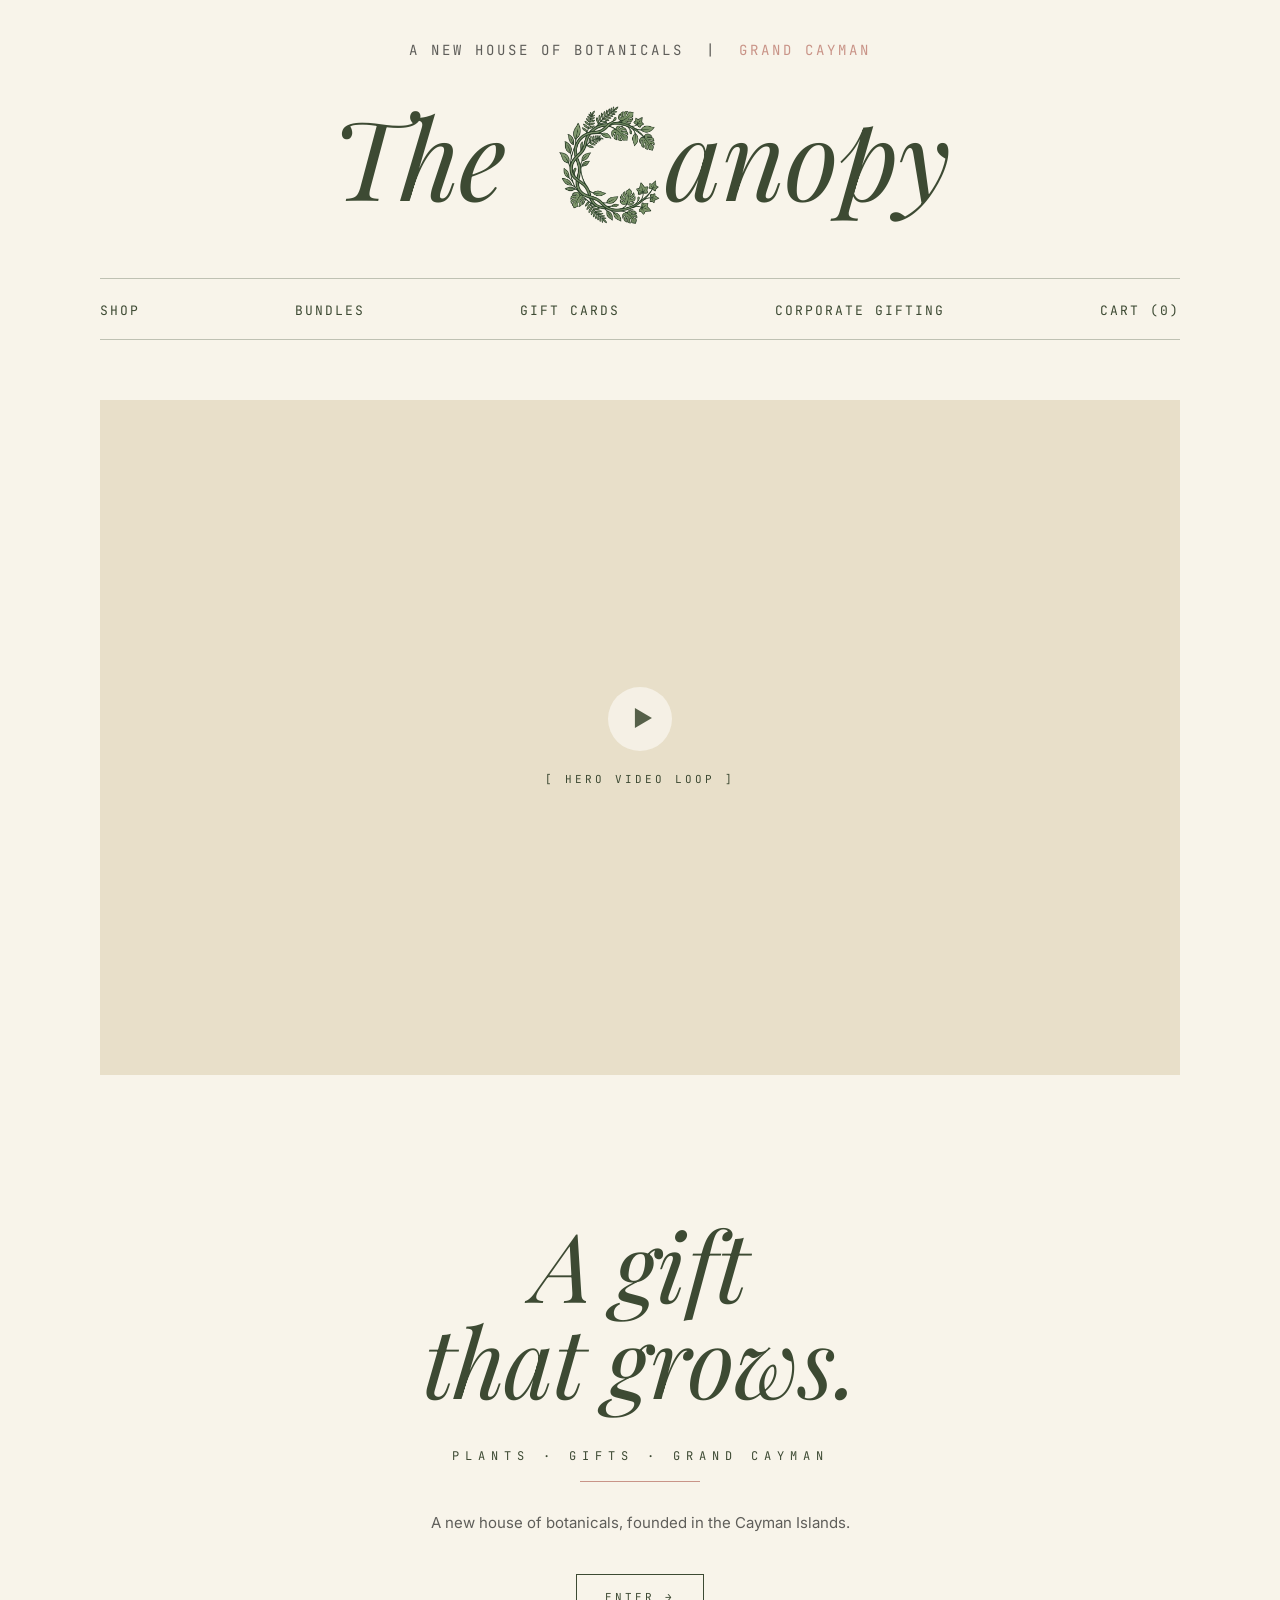
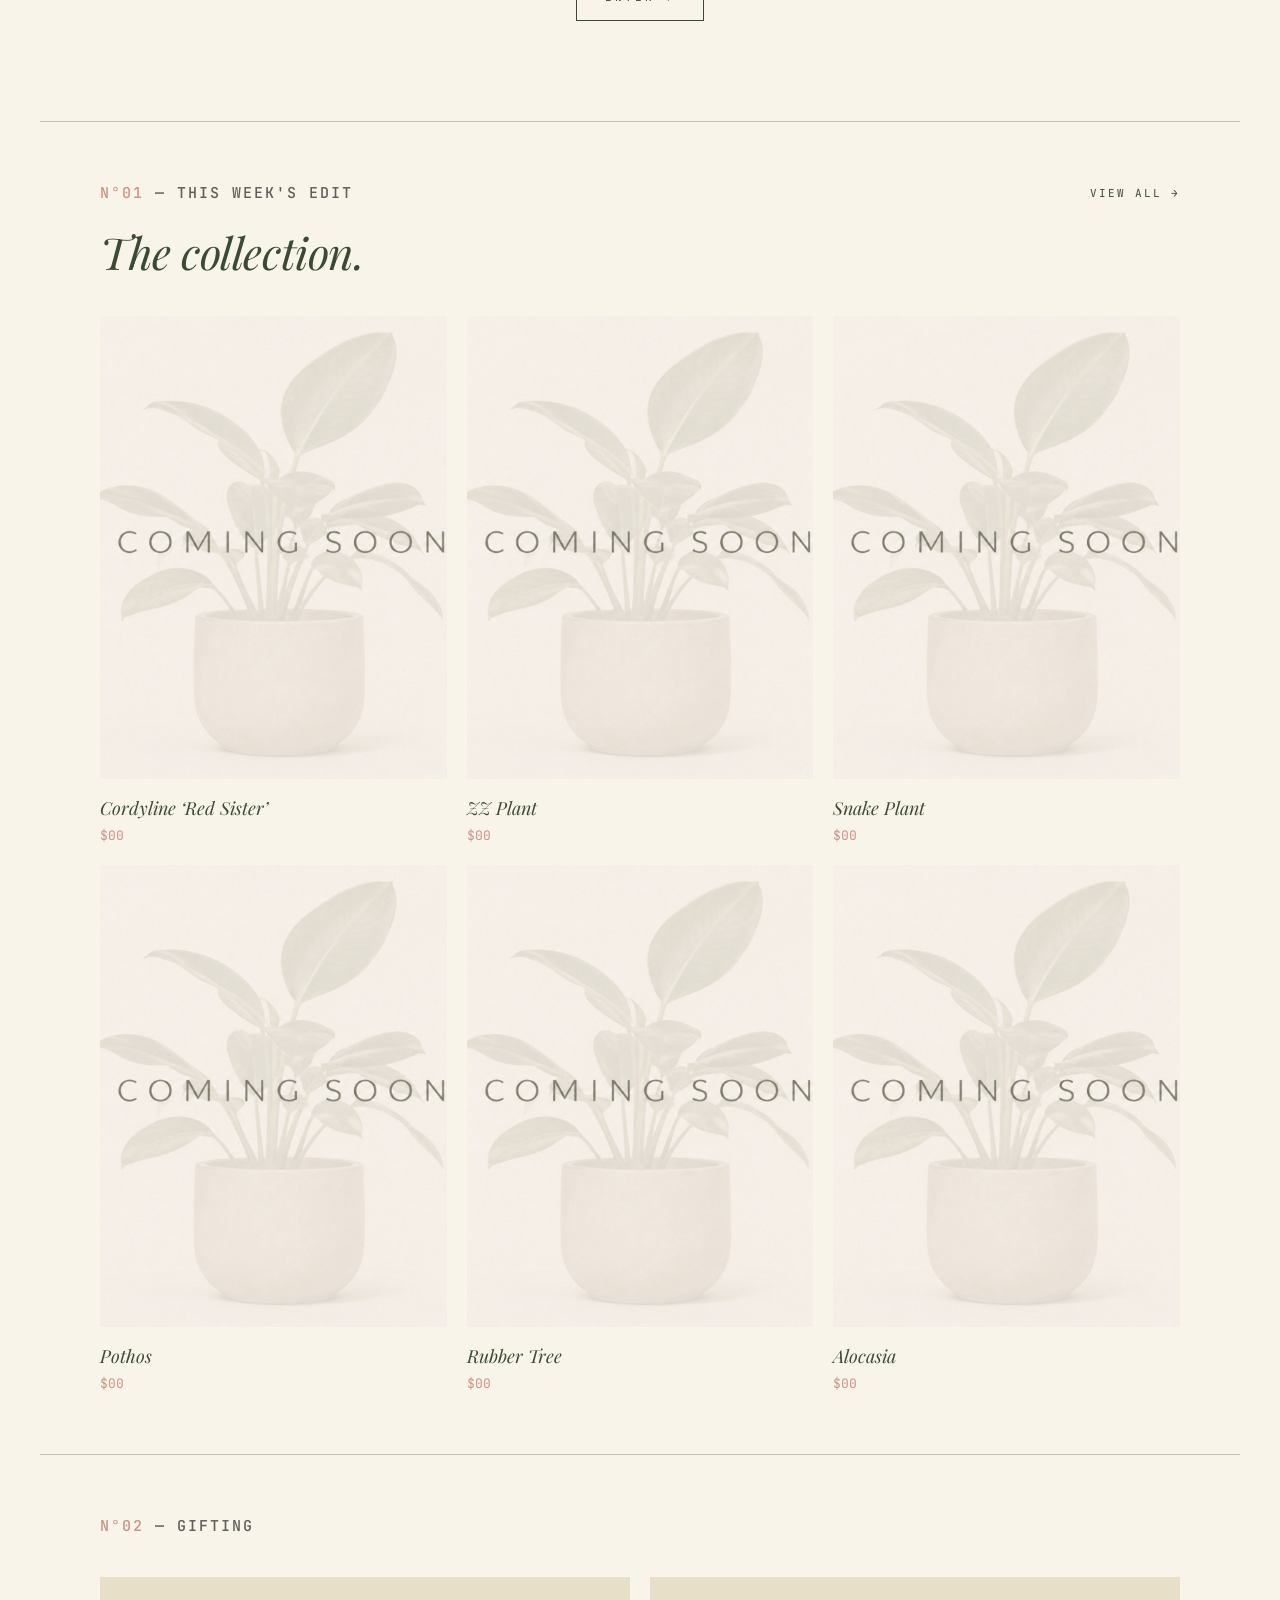
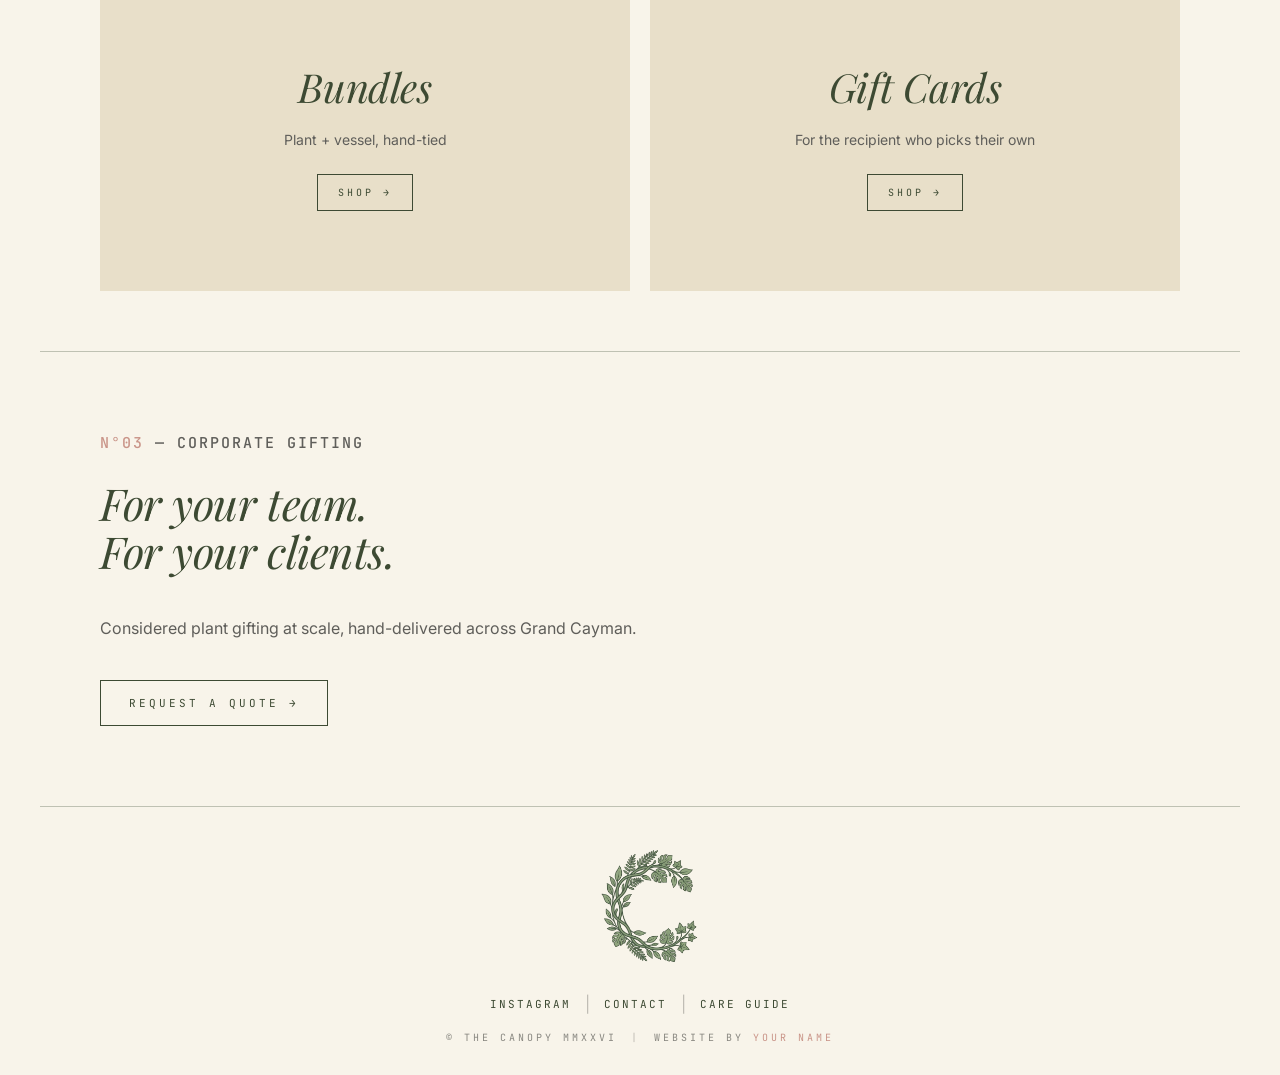
<file: index.html>
<!DOCTYPE html>
<html lang="en">
<head>
  <meta charset="UTF-8">
  <meta name="viewport" content="width=device-width, initial-scale=1.0">
  <title>The Canopy — A New House of Botanicals · Grand Cayman</title>
  <meta name="description" content="Considered plants and objects, delivered in Grand Cayman.">

  <link rel="icon" type="image/png" href="clogo.png">

  <link rel="preconnect" href="https://fonts.googleapis.com">
  <link rel="preconnect" href="https://fonts.gstatic.com" crossorigin>
  <link href="https://fonts.googleapis.com/css2?family=Playfair+Display:ital,wght@0,400;0,500;1,400;1,500&family=Inter:wght@300;400;500&family=JetBrains+Mono:wght@400;500&display=swap" rel="stylesheet">

  <link rel="stylesheet" href="styles.css">
</head>
<body>

  <!-- MASTHEAD -->
  <header class="masthead">
    <p class="tagline">A NEW HOUSE OF BOTANICALS&nbsp;&nbsp;|&nbsp;&nbsp;<span class="tagline-place">GRAND CAYMAN</span></p>

    <h1 class="wordmark">
      <span class="wordmark-the">The&nbsp;</span><img class="wordmark-c" src="clogo.png" alt="C"><span class="wordmark-rest">anopy</span>
    </h1>

    <nav class="primary-nav">
      <ul>
        <li><a href="#shop">SHOP</a></li>
        <li><a href="#bundles">BUNDLES</a></li>
        <li><a href="#gift-cards">GIFT CARDS</a></li>
        <li><a href="corporate.html">CORPORATE GIFTING</a></li>
        <li><a href="#cart" class="cart-link">CART (0)</a></li>
      </ul>
    </nav>
  </header>

  <!-- HERO VIDEO -->
  <section class="hero">
    <div class="hero-video-wrap">
      <!-- Replace with real video once you have footage:
      <video autoplay muted loop playsinline poster="hero-poster.jpg">
        <source src="hero.mp4" type="video/mp4">
      </video>
      -->
      <div class="hero-placeholder">
        <span class="play-icon" aria-hidden="true">▶</span>
        <p class="placeholder-label">[ HERO VIDEO LOOP ]</p>
      </div>
    </div>
  </section>

  <!-- TAGLINE BLOCK -->
  <section class="tagline-block">
    <h2 class="big-italic">A gift<br>that grows.</h2>
    <p class="caps-line">PLANTS · GIFTS · GRAND CAYMAN</p>
    <hr class="rose-rule">
    <p class="lede">A new house of botanicals, founded in the Cayman Islands.</p>
    <a href="#shop" class="btn-outline">ENTER →</a>
  </section>

  <hr class="section-rule">

  <!-- N°01 THIS WEEK'S EDIT -->
  <section class="section section-edit" id="shop">
    <div class="section-head">
      <p class="section-label"><span class="num">N°01</span> <span class="dim">— THIS WEEK'S EDIT</span></p>
      <a href="#shop-all" class="view-all">VIEW ALL →</a>
    </div>
    <h3 class="section-title">The collection.</h3>

    <div class="product-grid">
      <a href="cordyline.html" class="product-card">
        <div class="product-image"><img src="coming-soon.png" alt="Cordyline Red Sister"></div>
        <h4 class="product-name">Cordyline ‘Red Sister’</h4>
        <p class="product-price">$00</p>
      </a>
      <a href="zz-plant.html" class="product-card">
        <div class="product-image"><img src="coming-soon.png" alt="ZZ Plant"></div>
        <h4 class="product-name">ZZ Plant</h4>
        <p class="product-price">$00</p>
      </a>
      <a href="snake-plant.html" class="product-card">
        <div class="product-image"><img src="coming-soon.png" alt="Snake Plant"></div>
        <h4 class="product-name">Snake Plant</h4>
        <p class="product-price">$00</p>
      </a>
      <a href="pothos.html" class="product-card">
        <div class="product-image"><img src="coming-soon.png" alt="Pothos"></div>
        <h4 class="product-name">Pothos</h4>
        <p class="product-price">$00</p>
      </a>
      <a href="rubber-tree.html" class="product-card">
        <div class="product-image"><img src="coming-soon.png" alt="Rubber Tree"></div>
        <h4 class="product-name">Rubber Tree</h4>
        <p class="product-price">$00</p>
      </a>
      <a href="alocasia.html" class="product-card">
        <div class="product-image"><img src="coming-soon.png" alt="Alocasia"></div>
        <h4 class="product-name">Alocasia</h4>
        <p class="product-price">$00</p>
      </a>
    </div>
  </section>

  <hr class="section-rule">

  <!-- N°02 GIFTING -->
  <section class="section section-gifting" id="bundles">
    <p class="section-label"><span class="num">N°02</span> <span class="dim">— GIFTING</span></p>

    <div class="gifting-grid">
      <a href="#bundles" class="gifting-card">
        <h3 class="gifting-title">Bundles</h3>
        <p class="gifting-sub">Plant + vessel, hand-tied</p>
        <span class="btn-outline-small">SHOP →</span>
      </a>
      <a href="#gift-cards" class="gifting-card" id="gift-cards">
        <h3 class="gifting-title">Gift Cards</h3>
        <p class="gifting-sub">For the recipient who picks their own</p>
        <span class="btn-outline-small">SHOP →</span>
      </a>
    </div>
  </section>

  <hr class="section-rule">

  <!-- N°03 CORPORATE GIFTING -->
  <section class="section section-corporate" id="corporate">
    <p class="section-label"><span class="num">N°03</span> <span class="dim">— CORPORATE GIFTING</span></p>
    <h3 class="section-title">For your team.<br>For your clients.</h3>
    <p class="lede-left">Considered plant gifting at scale, hand-delivered across Grand Cayman.</p>
    <a href="corporate.html" class="btn-outline">REQUEST A QUOTE →</a>
  </section>

  <hr class="section-rule">

  <!-- FOOTER -->
  <footer class="site-footer">
    <div class="footer-logo">
      <img src="clogo.png" alt="The Canopy">
    </div>

    <nav class="footer-nav">
      <a href="#instagram">INSTAGRAM</a>
      <span class="footer-divider">|</span>
      <a href="#contact">CONTACT</a>
      <span class="footer-divider">|</span>
      <a href="#care">CARE GUIDE</a>
    </nav>

    <div class="copyright">
      <span>© THE CANOPY MMXXVI</span>
      <span class="footer-divider">|</span>
      <span>WEBSITE BY <a href="https://yourwebsite.com" target="_blank">YOUR NAME</a></span>
    </div>
  </footer>

</body>
</html>
</file>
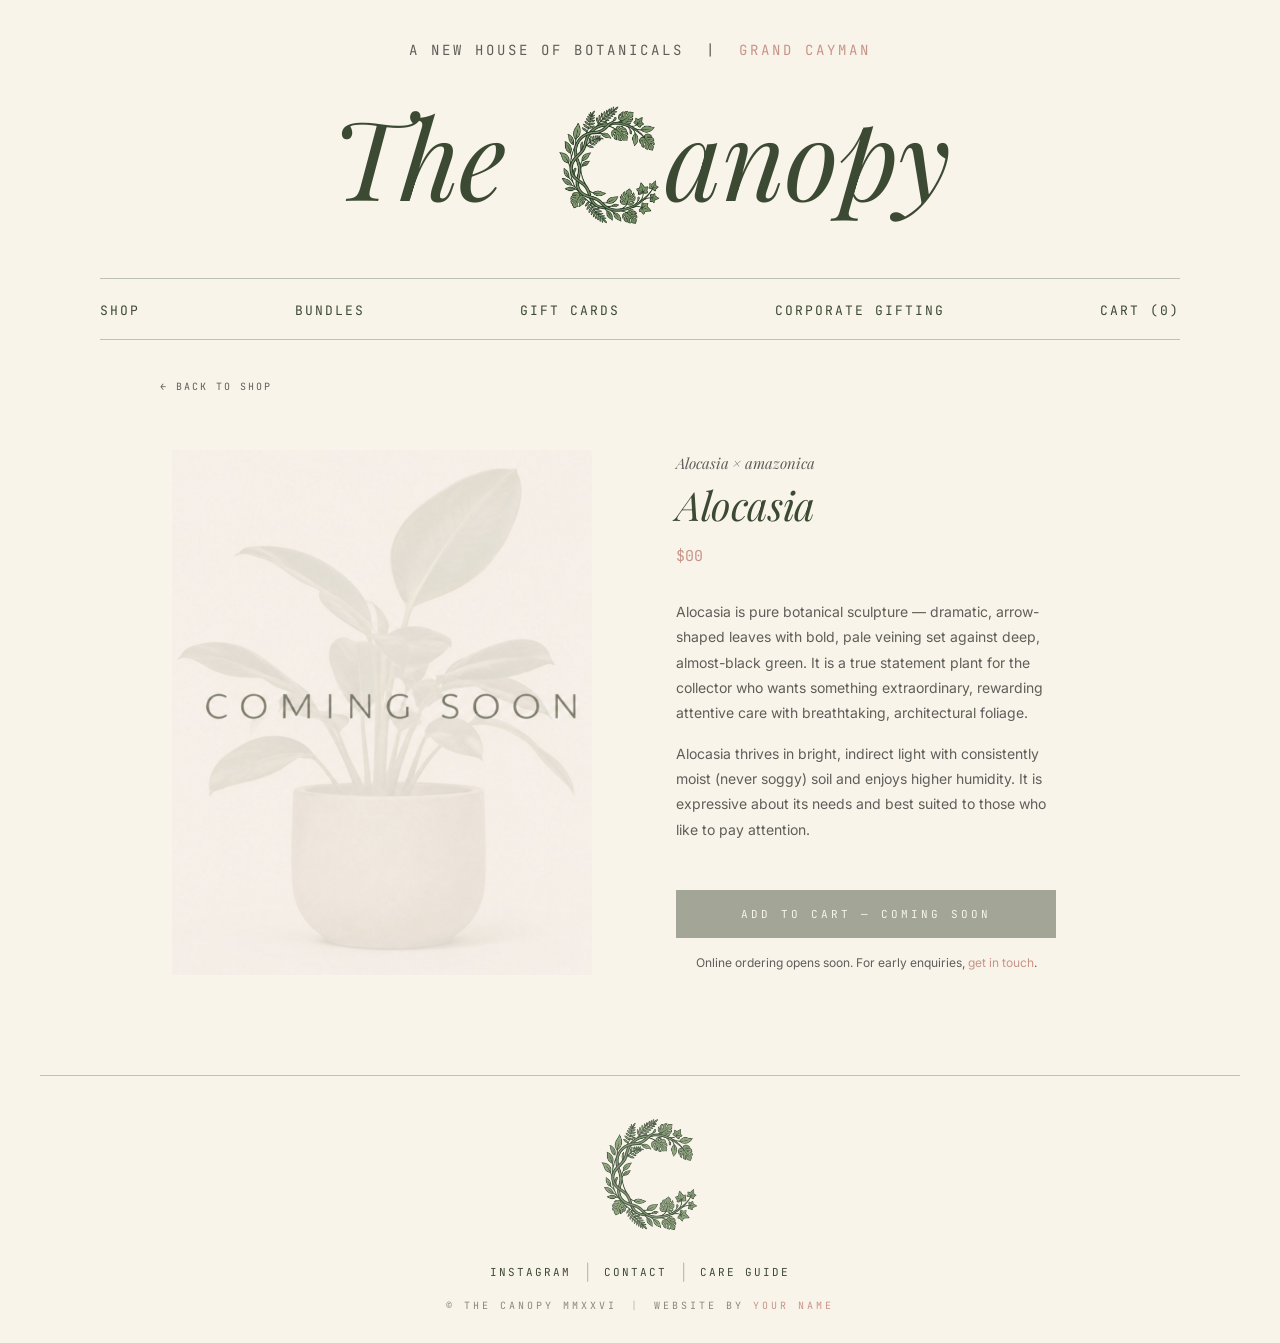
<file: alocasia.html>
<!DOCTYPE html>
<html lang="en">
<head>
  <meta charset="UTF-8">
  <meta name="viewport" content="width=device-width, initial-scale=1.0">
  <title>Alocasia — The Canopy · Grand Cayman</title>
  <meta name="description" content="Alocasia × amazonica — Alocasia. Available from The Canopy, Grand Cayman.">

  <link rel="icon" type="image/png" href="clogo.png">

  <link rel="preconnect" href="https://fonts.googleapis.com">
  <link rel="preconnect" href="https://fonts.gstatic.com" crossorigin>
  <link href="https://fonts.googleapis.com/css2?family=Playfair+Display:ital,wght@0,400;0,500;1,400;1,500&family=Inter:wght@300;400;500&family=JetBrains+Mono:wght@400;500&display=swap" rel="stylesheet">

  <link rel="stylesheet" href="styles.css">
</head>
<body>

  <!-- MASTHEAD -->
  <header class="masthead">
    <p class="tagline">A NEW HOUSE OF BOTANICALS&nbsp;&nbsp;|&nbsp;&nbsp;<span class="tagline-place">GRAND CAYMAN</span></p>

    <h1 class="wordmark">
      <a href="index.html" style="display:flex;align-items:baseline;justify-content:center;color:inherit;">
        <span class="wordmark-the">The&nbsp;</span><img class="wordmark-c" src="clogo.png" alt="C"><span class="wordmark-rest">anopy</span>
      </a>
    </h1>

    <nav class="primary-nav">
      <ul>
        <li><a href="index.html#shop">SHOP</a></li>
        <li><a href="index.html#bundles">BUNDLES</a></li>
        <li><a href="index.html#gift-cards">GIFT CARDS</a></li>
        <li><a href="corporate.html">CORPORATE GIFTING</a></li>
        <li><a href="index.html#cart" class="cart-link">CART (0)</a></li>
      </ul>
    </nav>
  </header>

  <!-- PRODUCT -->
  <section class="product-page">
    <a href="index.html#shop" class="back-link">← BACK TO SHOP</a>

    <div class="product-layout">

      <!-- IMAGE COLUMN -->
      <div class="product-gallery">
        <div class="product-main-image">
          <img src="coming-soon.png" alt="Coming soon">
        </div>
      </div>

      <!-- DETAIL COLUMN -->
      <div class="product-detail">
        <p class="product-botanical">Alocasia × amazonica</p>
        <h2 class="product-title">Alocasia</h2>
        <p class="product-page-price">$<span class="price-num">00</span></p>

        <!-- badges parked for later -->

        <div class="product-copy">
          <p>Alocasia is pure botanical sculpture — dramatic, arrow-shaped leaves with bold, pale veining set against deep, almost-black green. It is a true statement plant for the collector who wants something extraordinary, rewarding attentive care with breathtaking, architectural foliage.</p>
          <p>Alocasia thrives in bright, indirect light with consistently moist (never soggy) soil and enjoys higher humidity. It is expressive about its needs and best suited to those who like to pay attention.</p>
        </div>

        <button type="button" class="btn-solid product-cart-btn" disabled>ADD TO CART — COMING SOON</button>
        <p class="product-note">Online ordering opens soon. For early enquiries, <a href="corporate.html">get in touch</a>.</p>
      </div>

    </div>
  </section>

  <hr class="section-rule">

  <!-- FOOTER -->
  <footer class="site-footer">
    <div class="footer-logo">
      <img src="clogo.png" alt="The Canopy">
    </div>

    <nav class="footer-nav">
      <a href="#instagram">INSTAGRAM</a>
      <span class="footer-divider">|</span>
      <a href="#contact">CONTACT</a>
      <span class="footer-divider">|</span>
      <a href="#care">CARE GUIDE</a>
    </nav>

    <div class="copyright">
      <span>© THE CANOPY MMXXVI</span>
      <span class="footer-divider">|</span>
      <span>WEBSITE BY <a href="https://yourwebsite.com" target="_blank">YOUR NAME</a></span>
    </div>
  </footer>

</body>
</html>
</file>
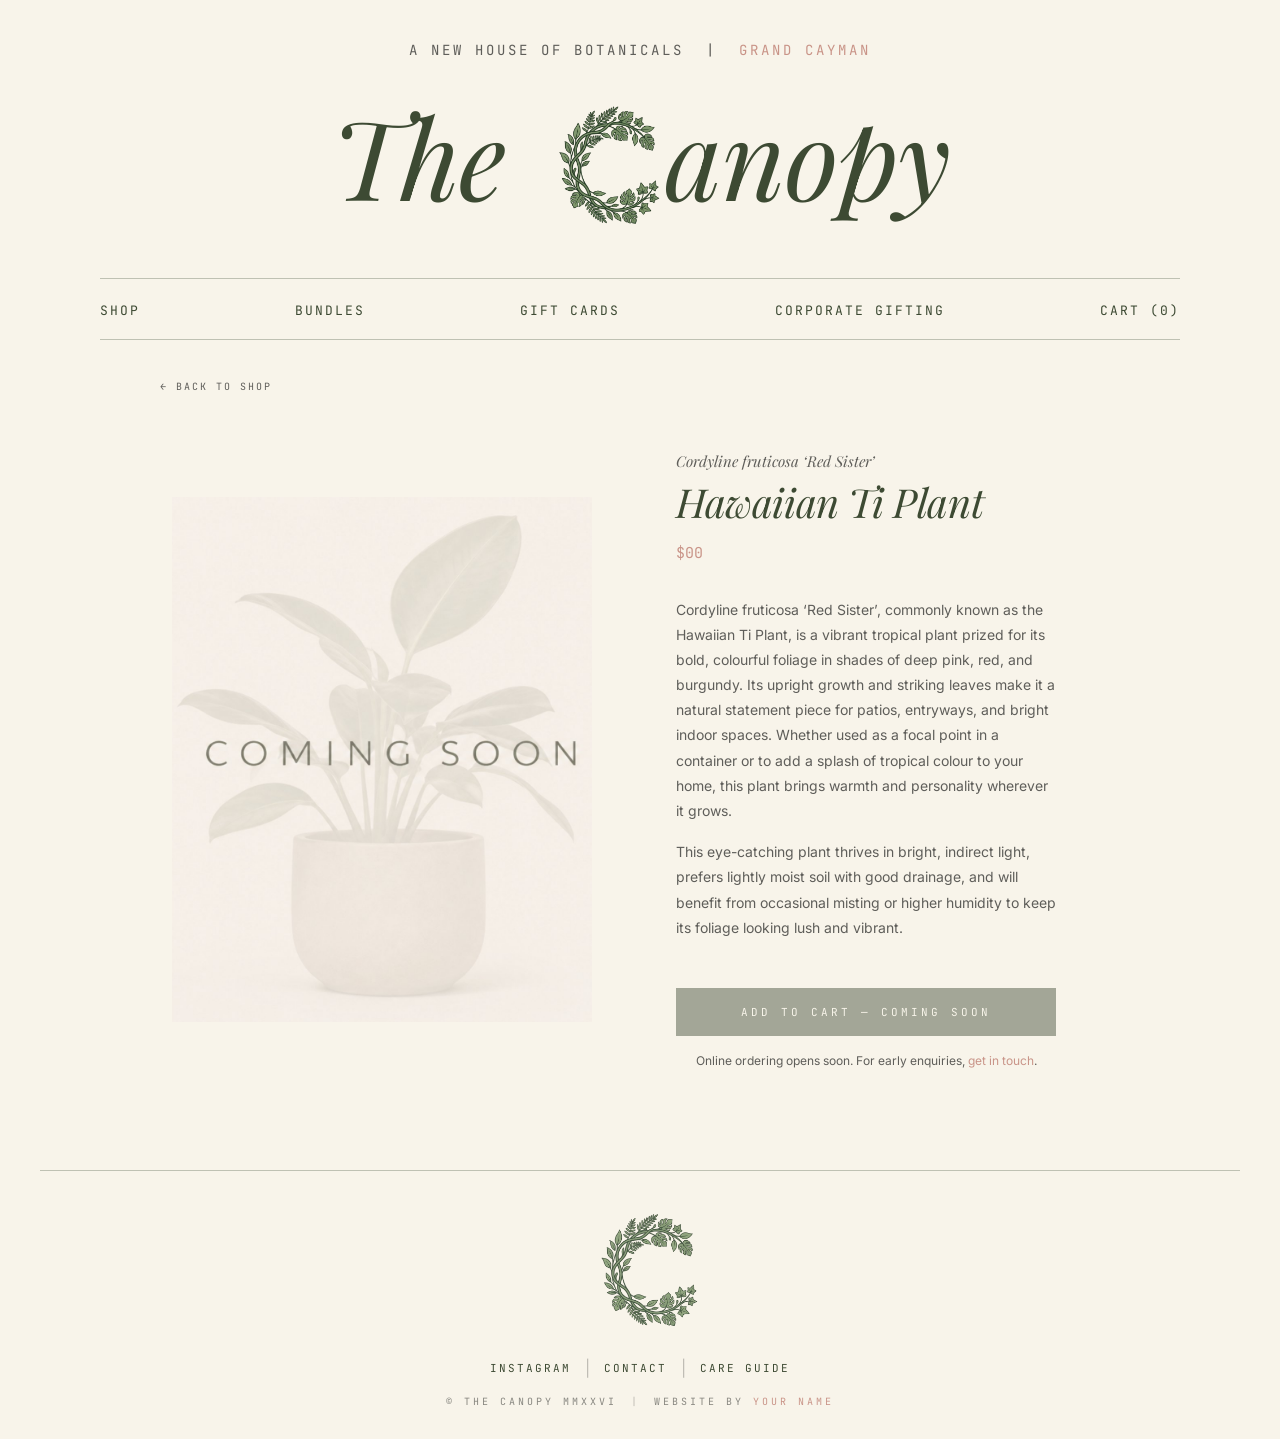
<file: cordyline.html>
<!DOCTYPE html>
<html lang="en">
<head>
  <meta charset="UTF-8">
  <meta name="viewport" content="width=device-width, initial-scale=1.0">
  <title>Cordyline ‘Red Sister’ — The Canopy · Grand Cayman</title>
  <meta name="description" content="Cordyline fruticosa ‘Red Sister’ — the Hawaiian Ti Plant. A vibrant tropical statement plant with bold pink, red, and burgundy foliage.">

  <link rel="icon" type="image/png" href="clogo.png">

  <link rel="preconnect" href="https://fonts.googleapis.com">
  <link rel="preconnect" href="https://fonts.gstatic.com" crossorigin>
  <link href="https://fonts.googleapis.com/css2?family=Playfair+Display:ital,wght@0,400;0,500;1,400;1,500&family=Inter:wght@300;400;500&family=JetBrains+Mono:wght@400;500&display=swap" rel="stylesheet">

  <link rel="stylesheet" href="styles.css">
</head>
<body>

  <!-- MASTHEAD -->
  <header class="masthead">
    <p class="tagline">A NEW HOUSE OF BOTANICALS&nbsp;&nbsp;|&nbsp;&nbsp;<span class="tagline-place">GRAND CAYMAN</span></p>

    <h1 class="wordmark">
      <a href="index.html" style="display:flex;align-items:baseline;justify-content:center;color:inherit;">
        <span class="wordmark-the">The&nbsp;</span><img class="wordmark-c" src="clogo.png" alt="C"><span class="wordmark-rest">anopy</span>
      </a>
    </h1>

    <nav class="primary-nav">
      <ul>
        <li><a href="index.html#shop">SHOP</a></li>
        <li><a href="index.html#bundles">BUNDLES</a></li>
        <li><a href="index.html#gift-cards">GIFT CARDS</a></li>
        <li><a href="corporate.html">CORPORATE GIFTING</a></li>
        <li><a href="index.html#cart" class="cart-link">CART (0)</a></li>
      </ul>
    </nav>
  </header>

  <!-- PRODUCT -->
  <section class="product-page">
    <a href="index.html#shop" class="back-link">← BACK TO SHOP</a>

    <div class="product-layout">

      <!-- IMAGE COLUMN -->
      <div class="product-gallery">
        <div class="product-main-image">
          <img src="coming-soon.png" alt="Coming soon">
        </div>
      </div>

      <!-- DETAIL COLUMN -->
      <div class="product-detail">
        <p class="product-botanical">Cordyline fruticosa ‘Red Sister’</p>
        <h2 class="product-title">Hawaiian Ti Plant</h2>
        <p class="product-page-price">$<span class="price-num">00</span></p>

        <!-- badges parked for later -->

        <div class="product-copy">
          <p>Cordyline fruticosa ‘Red Sister’, commonly known as the Hawaiian Ti Plant, is a vibrant tropical plant prized for its bold, colourful foliage in shades of deep pink, red, and burgundy. Its upright growth and striking leaves make it a natural statement piece for patios, entryways, and bright indoor spaces. Whether used as a focal point in a container or to add a splash of tropical colour to your home, this plant brings warmth and personality wherever it grows.</p>
          <p>This eye-catching plant thrives in bright, indirect light, prefers lightly moist soil with good drainage, and will benefit from occasional misting or higher humidity to keep its foliage looking lush and vibrant.</p>
        </div>

        <button type="button" class="btn-solid product-cart-btn" disabled>ADD TO CART — COMING SOON</button>
        <p class="product-note">Online ordering opens soon. For early enquiries, <a href="corporate.html">get in touch</a>.</p>
      </div>

    </div>
  </section>

  <hr class="section-rule">

  <!-- FOOTER -->
  <footer class="site-footer">
    <div class="footer-logo">
      <img src="clogo.png" alt="The Canopy">
    </div>

    <nav class="footer-nav">
      <a href="#instagram">INSTAGRAM</a>
      <span class="footer-divider">|</span>
      <a href="#contact">CONTACT</a>
      <span class="footer-divider">|</span>
      <a href="#care">CARE GUIDE</a>
    </nav>

    <div class="copyright">
      <span>© THE CANOPY MMXXVI</span>
      <span class="footer-divider">|</span>
      <span>WEBSITE BY <a href="https://yourwebsite.com" target="_blank">YOUR NAME</a></span>
    </div>
  </footer>

</body>
</html>
</file>
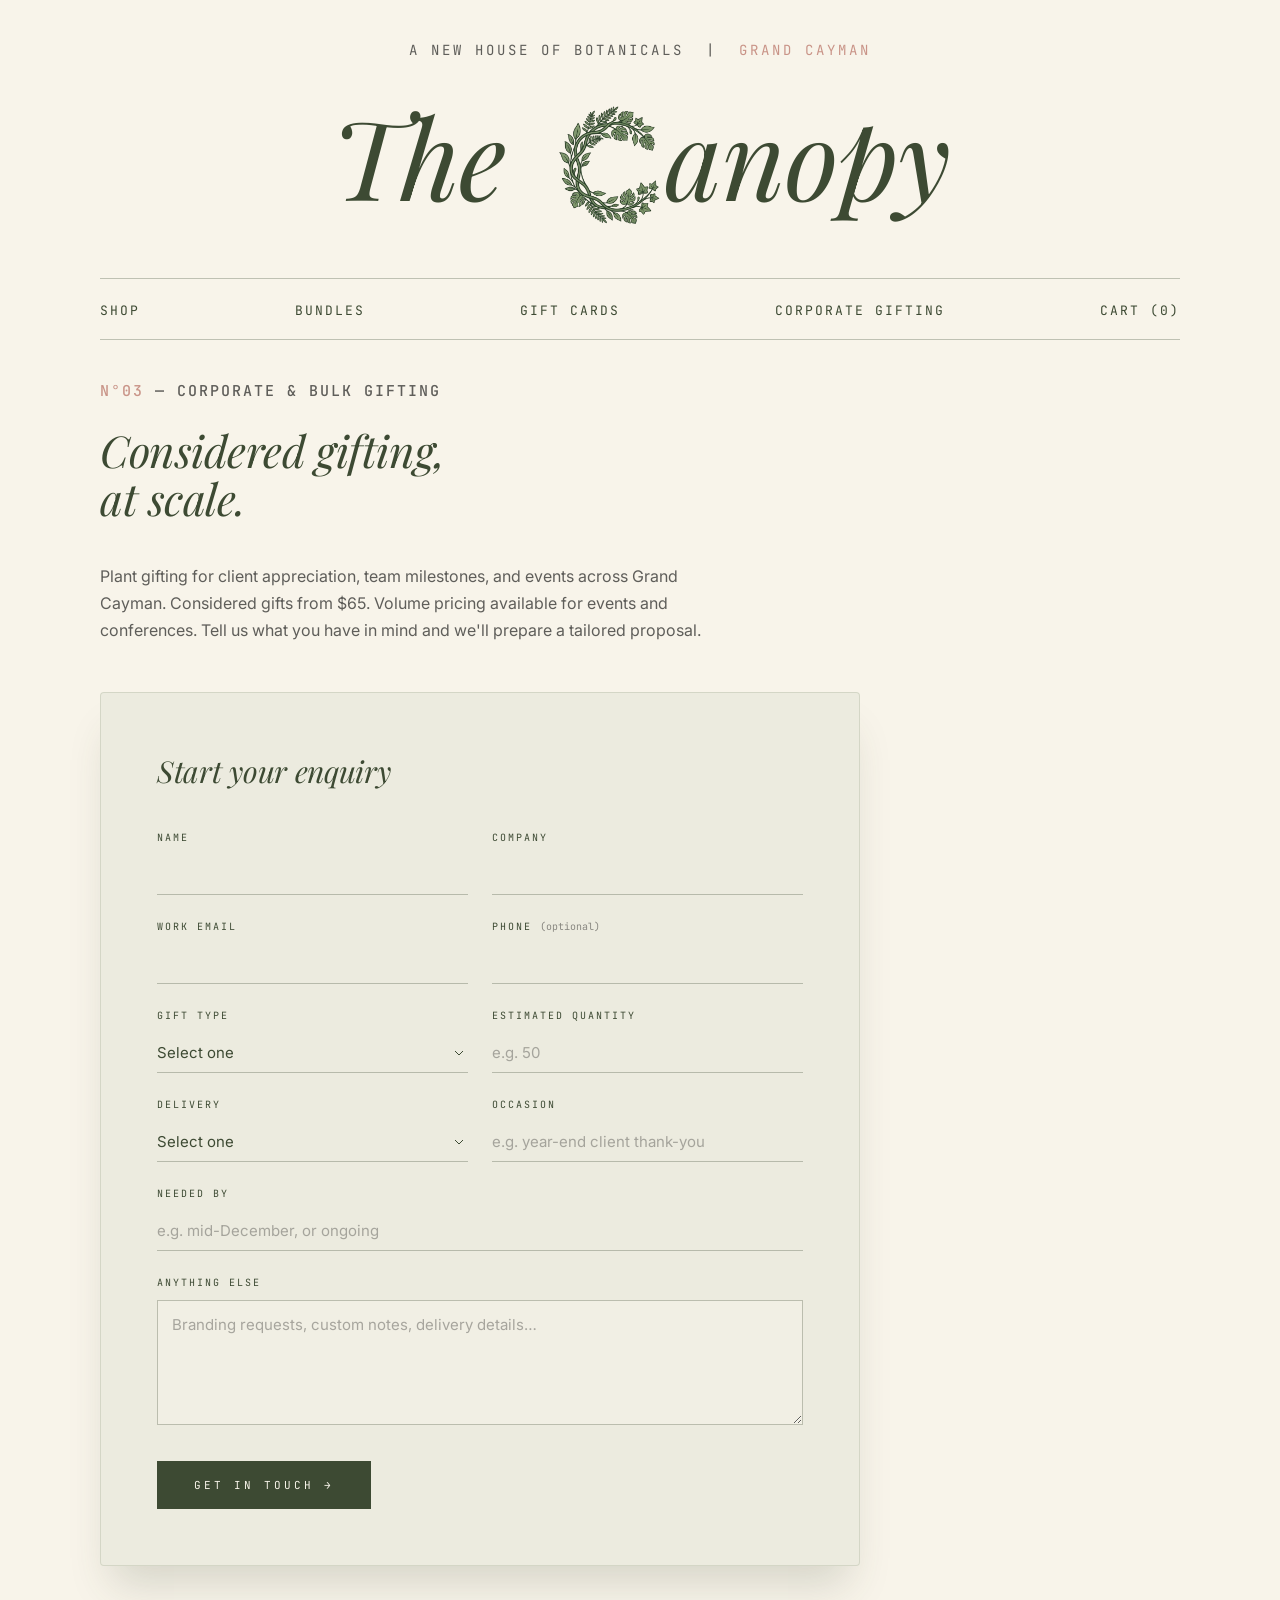
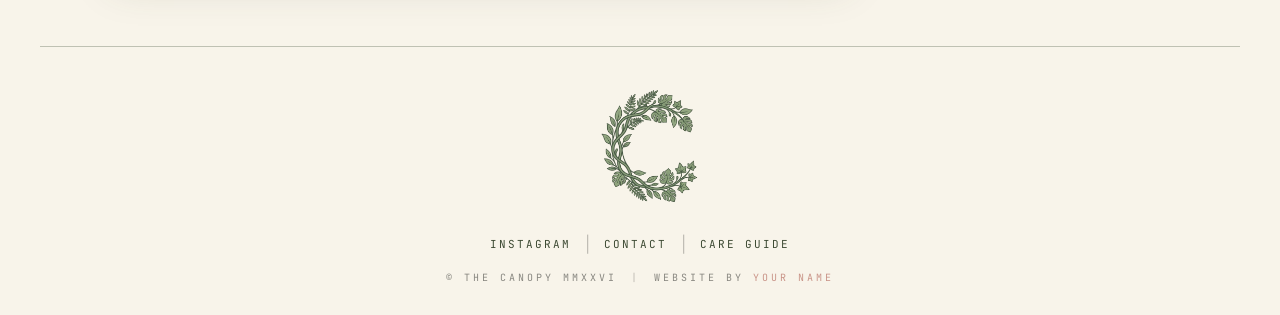
<file: corporate.html>
<!DOCTYPE html>
<html lang="en">
<head>
  <meta charset="UTF-8">
  <meta name="viewport" content="width=device-width, initial-scale=1.0">
  <title>Corporate & Bulk Gifting — The Canopy · Grand Cayman</title>
  <meta name="description" content="Considered plant gifting at scale for client appreciation, team milestones, and events across Grand Cayman.">

  <link rel="icon" type="image/png" href="clogo.png">

  <link rel="preconnect" href="https://fonts.googleapis.com">
  <link rel="preconnect" href="https://fonts.gstatic.com" crossorigin>
  <link href="https://fonts.googleapis.com/css2?family=Playfair+Display:ital,wght@0,400;0,500;1,400;1,500&family=Inter:wght@300;400;500&family=JetBrains+Mono:wght@400;500&display=swap" rel="stylesheet">

  <link rel="stylesheet" href="styles.css">
</head>
<body>

  <!-- MASTHEAD -->
  <header class="masthead">
    <p class="tagline">A NEW HOUSE OF BOTANICALS&nbsp;&nbsp;|&nbsp;&nbsp;<span class="tagline-place">GRAND CAYMAN</span></p>

    <h1 class="wordmark">
      <a href="index.html" style="display:flex;align-items:baseline;justify-content:center;color:inherit;">
        <span class="wordmark-the">The&nbsp;</span><img class="wordmark-c" src="clogo.png" alt="C"><span class="wordmark-rest">anopy</span>
      </a>
    </h1>

    <nav class="primary-nav">
      <ul>
        <li><a href="index.html#shop">SHOP</a></li>
        <li><a href="index.html#bundles">BUNDLES</a></li>
        <li><a href="index.html#gift-cards">GIFT CARDS</a></li>
        <li><a href="corporate.html">CORPORATE GIFTING</a></li>
        <li><a href="index.html#cart" class="cart-link">CART (0)</a></li>
      </ul>
    </nav>
  </header>

  <!-- CORPORATE ENQUIRY -->
  <section class="section corporate-page">
    <p class="section-label"><span class="num">N°03</span> <span class="dim">— CORPORATE &amp; BULK GIFTING</span></p>
    <h2 class="section-title">Considered gifting,<br>at scale.</h2>

    <p class="corporate-intro">
      Plant gifting for client appreciation, team milestones, and events across Grand Cayman.
      Considered gifts from $65. Volume pricing available for events and conferences.
      Tell us what you have in mind and we'll prepare a tailored proposal.
    </p>

    <!-- ==========================================================
         FORM SETUP — REQUIRED BEFORE THIS WORKS:
         1. Go to https://formspree.io and create a free account
         2. Create a new form, copy your form endpoint
            (looks like: https://formspree.io/f/abcdwxyz)
         3. Replace YOUR_FORMSPREE_ENDPOINT below with that URL
         Until you do this, the form will not send anything.
    ========================================================== -->
    <form class="enquiry-form" action="YOUR_FORMSPREE_ENDPOINT" method="POST">

      <p class="form-heading">Start your enquiry</p>

      <div class="form-row">
        <div class="form-field">
          <label for="name">Name</label>
          <input type="text" id="name" name="name" required>
        </div>
        <div class="form-field">
          <label for="company">Company</label>
          <input type="text" id="company" name="company" required>
        </div>
      </div>

      <div class="form-row">
        <div class="form-field">
          <label for="email">Work email</label>
          <input type="email" id="email" name="email" required>
        </div>
        <div class="form-field">
          <label for="phone">Phone <span class="optional">(optional)</span></label>
          <input type="tel" id="phone" name="phone">
        </div>
      </div>

      <div class="form-row">
        <div class="form-field">
          <label for="gift-type">Gift type</label>
          <select id="gift-type" name="gift-type" required>
            <option value="" disabled selected>Select one</option>
            <option>Client gifts</option>
            <option>Employee gifts</option>
            <option>Event or conference</option>
            <option>Not sure yet</option>
          </select>
        </div>
        <div class="form-field">
          <label for="quantity">Estimated quantity</label>
          <input type="number" id="quantity" name="quantity" min="1" placeholder="e.g. 50" required>
        </div>
      </div>

      <div class="form-row">
        <div class="form-field">
          <label for="delivery">Delivery</label>
          <select id="delivery" name="delivery" required>
            <option value="" disabled selected>Select one</option>
            <option>Single location</option>
            <option>Multiple addresses</option>
          </select>
        </div>
        <div class="form-field">
          <label for="occasion">Occasion</label>
          <input type="text" id="occasion" name="occasion" placeholder="e.g. year-end client thank-you">
        </div>
      </div>

      <div class="form-field form-field-full">
        <label for="timeline">Needed by</label>
        <input type="text" id="timeline" name="timeline" placeholder="e.g. mid-December, or ongoing">
      </div>

      <div class="form-field form-field-full">
        <label for="message">Anything else</label>
        <textarea id="message" name="message" rows="5" placeholder="Branding requests, custom notes, delivery details…"></textarea>
      </div>

      <button type="submit" class="btn-solid">GET IN TOUCH →</button>

    </form>
  </section>

  <hr class="section-rule">

  <!-- FOOTER -->
  <footer class="site-footer">
    <div class="footer-logo">
      <img src="clogo.png" alt="The Canopy">
    </div>

    <nav class="footer-nav">
      <a href="#instagram">INSTAGRAM</a>
      <span class="footer-divider">|</span>
      <a href="#contact">CONTACT</a>
      <span class="footer-divider">|</span>
      <a href="#care">CARE GUIDE</a>
    </nav>

    <div class="copyright">
      <span>© THE CANOPY MMXXVI</span>
      <span class="footer-divider">|</span>
      <span>WEBSITE BY <a href="https://yourwebsite.com" target="_blank">YOUR NAME</a></span>
    </div>
  </footer>

</body>
</html>
</file>
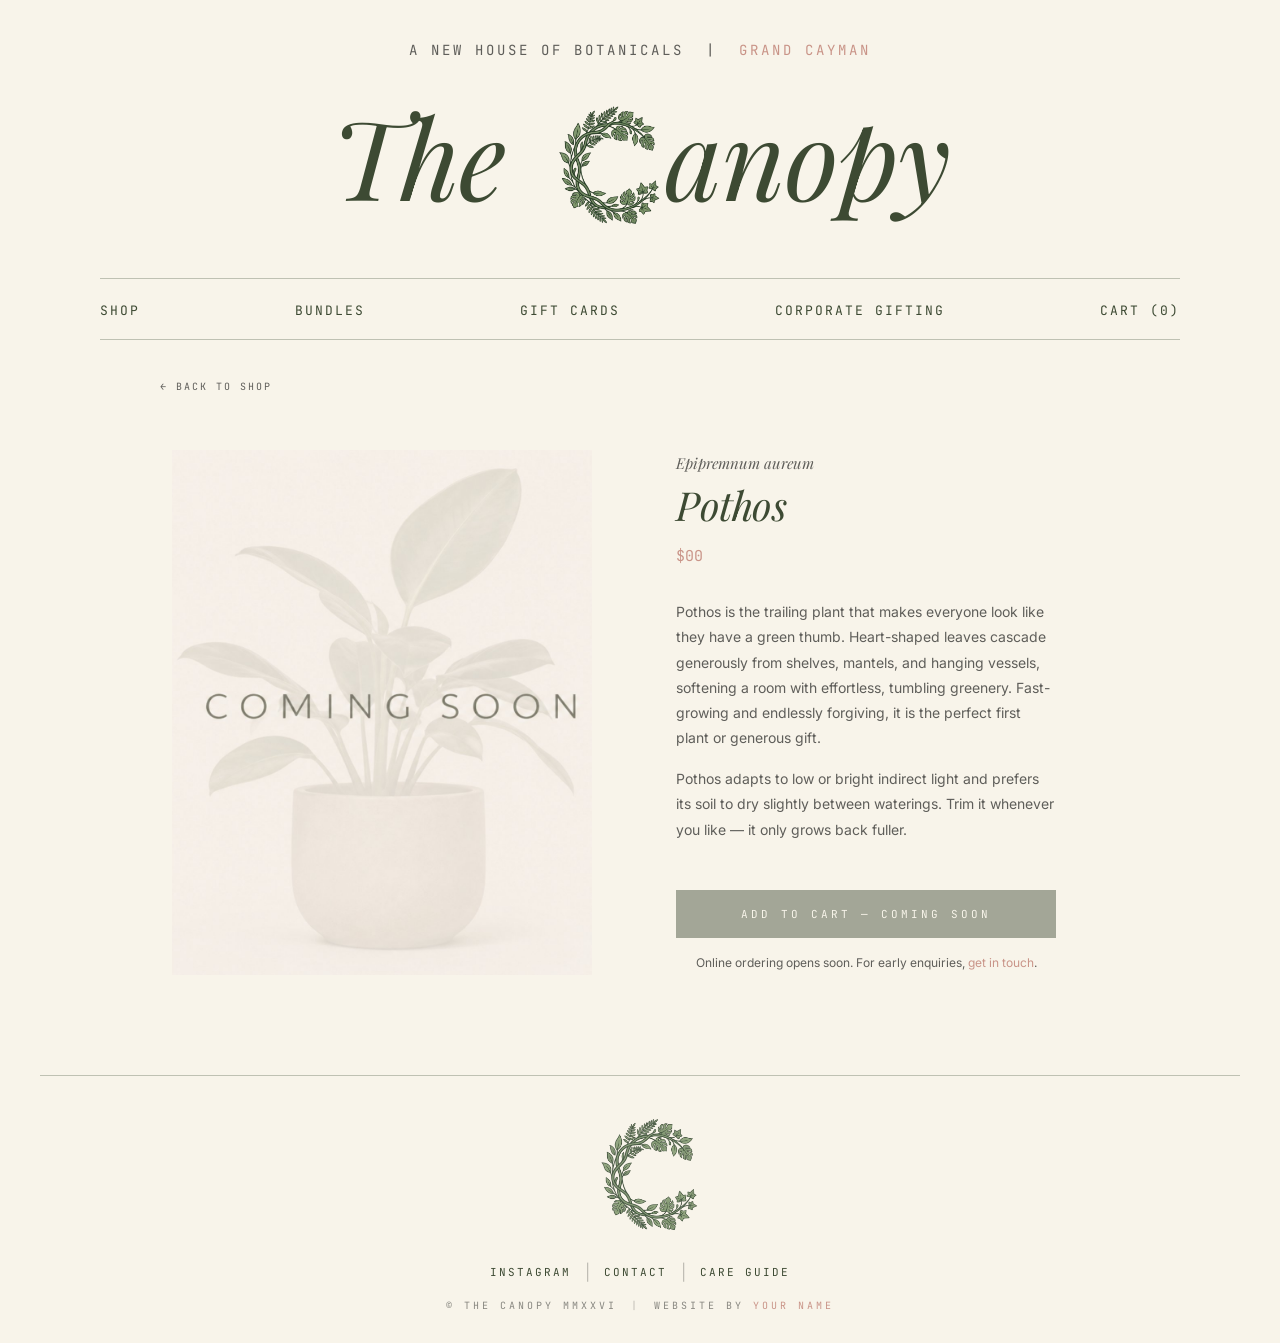
<file: pothos.html>
<!DOCTYPE html>
<html lang="en">
<head>
  <meta charset="UTF-8">
  <meta name="viewport" content="width=device-width, initial-scale=1.0">
  <title>Pothos — The Canopy · Grand Cayman</title>
  <meta name="description" content="Epipremnum aureum — Pothos. Available from The Canopy, Grand Cayman.">

  <link rel="icon" type="image/png" href="clogo.png">

  <link rel="preconnect" href="https://fonts.googleapis.com">
  <link rel="preconnect" href="https://fonts.gstatic.com" crossorigin>
  <link href="https://fonts.googleapis.com/css2?family=Playfair+Display:ital,wght@0,400;0,500;1,400;1,500&family=Inter:wght@300;400;500&family=JetBrains+Mono:wght@400;500&display=swap" rel="stylesheet">

  <link rel="stylesheet" href="styles.css">
</head>
<body>

  <!-- MASTHEAD -->
  <header class="masthead">
    <p class="tagline">A NEW HOUSE OF BOTANICALS&nbsp;&nbsp;|&nbsp;&nbsp;<span class="tagline-place">GRAND CAYMAN</span></p>

    <h1 class="wordmark">
      <a href="index.html" style="display:flex;align-items:baseline;justify-content:center;color:inherit;">
        <span class="wordmark-the">The&nbsp;</span><img class="wordmark-c" src="clogo.png" alt="C"><span class="wordmark-rest">anopy</span>
      </a>
    </h1>

    <nav class="primary-nav">
      <ul>
        <li><a href="index.html#shop">SHOP</a></li>
        <li><a href="index.html#bundles">BUNDLES</a></li>
        <li><a href="index.html#gift-cards">GIFT CARDS</a></li>
        <li><a href="corporate.html">CORPORATE GIFTING</a></li>
        <li><a href="index.html#cart" class="cart-link">CART (0)</a></li>
      </ul>
    </nav>
  </header>

  <!-- PRODUCT -->
  <section class="product-page">
    <a href="index.html#shop" class="back-link">← BACK TO SHOP</a>

    <div class="product-layout">

      <!-- IMAGE COLUMN -->
      <div class="product-gallery">
        <div class="product-main-image">
          <img src="coming-soon.png" alt="Coming soon">
        </div>
      </div>

      <!-- DETAIL COLUMN -->
      <div class="product-detail">
        <p class="product-botanical">Epipremnum aureum</p>
        <h2 class="product-title">Pothos</h2>
        <p class="product-page-price">$<span class="price-num">00</span></p>

        <!-- badges parked for later -->

        <div class="product-copy">
          <p>Pothos is the trailing plant that makes everyone look like they have a green thumb. Heart-shaped leaves cascade generously from shelves, mantels, and hanging vessels, softening a room with effortless, tumbling greenery. Fast-growing and endlessly forgiving, it is the perfect first plant or generous gift.</p>
          <p>Pothos adapts to low or bright indirect light and prefers its soil to dry slightly between waterings. Trim it whenever you like — it only grows back fuller.</p>
        </div>

        <button type="button" class="btn-solid product-cart-btn" disabled>ADD TO CART — COMING SOON</button>
        <p class="product-note">Online ordering opens soon. For early enquiries, <a href="corporate.html">get in touch</a>.</p>
      </div>

    </div>
  </section>

  <hr class="section-rule">

  <!-- FOOTER -->
  <footer class="site-footer">
    <div class="footer-logo">
      <img src="clogo.png" alt="The Canopy">
    </div>

    <nav class="footer-nav">
      <a href="#instagram">INSTAGRAM</a>
      <span class="footer-divider">|</span>
      <a href="#contact">CONTACT</a>
      <span class="footer-divider">|</span>
      <a href="#care">CARE GUIDE</a>
    </nav>

    <div class="copyright">
      <span>© THE CANOPY MMXXVI</span>
      <span class="footer-divider">|</span>
      <span>WEBSITE BY <a href="https://yourwebsite.com" target="_blank">YOUR NAME</a></span>
    </div>
  </footer>

</body>
</html>
</file>
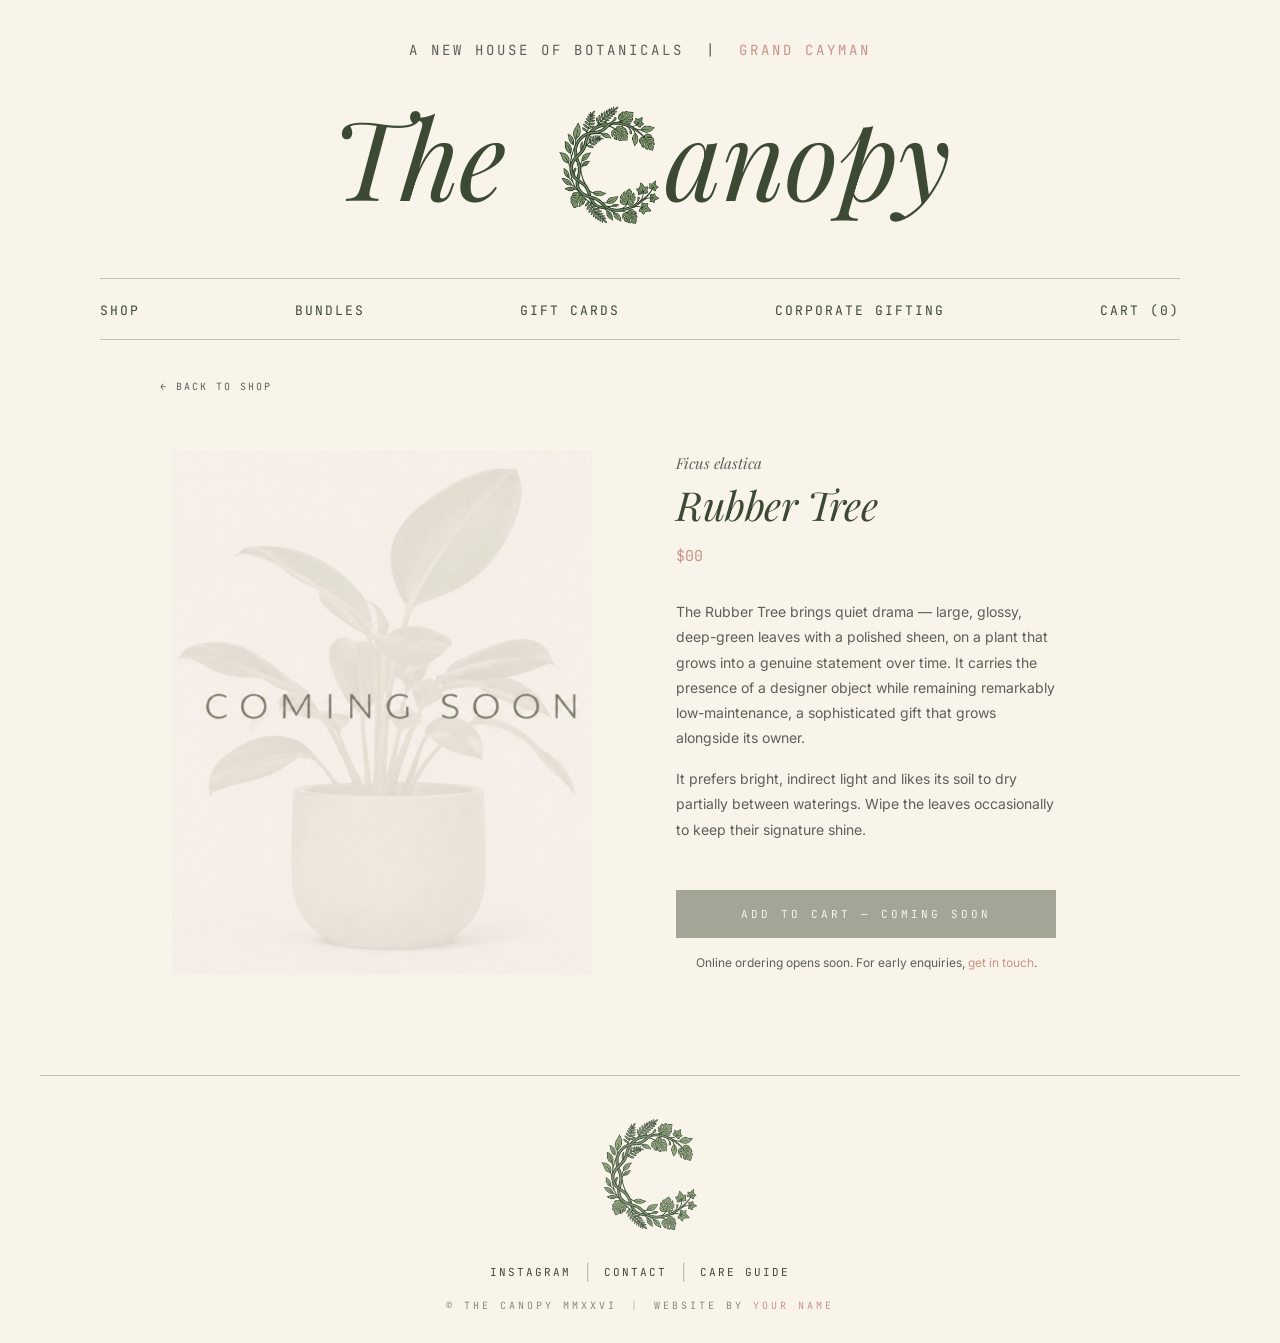
<file: rubber-tree.html>
<!DOCTYPE html>
<html lang="en">
<head>
  <meta charset="UTF-8">
  <meta name="viewport" content="width=device-width, initial-scale=1.0">
  <title>Rubber Tree — The Canopy · Grand Cayman</title>
  <meta name="description" content="Ficus elastica — Rubber Tree. Available from The Canopy, Grand Cayman.">

  <link rel="icon" type="image/png" href="clogo.png">

  <link rel="preconnect" href="https://fonts.googleapis.com">
  <link rel="preconnect" href="https://fonts.gstatic.com" crossorigin>
  <link href="https://fonts.googleapis.com/css2?family=Playfair+Display:ital,wght@0,400;0,500;1,400;1,500&family=Inter:wght@300;400;500&family=JetBrains+Mono:wght@400;500&display=swap" rel="stylesheet">

  <link rel="stylesheet" href="styles.css">
</head>
<body>

  <!-- MASTHEAD -->
  <header class="masthead">
    <p class="tagline">A NEW HOUSE OF BOTANICALS&nbsp;&nbsp;|&nbsp;&nbsp;<span class="tagline-place">GRAND CAYMAN</span></p>

    <h1 class="wordmark">
      <a href="index.html" style="display:flex;align-items:baseline;justify-content:center;color:inherit;">
        <span class="wordmark-the">The&nbsp;</span><img class="wordmark-c" src="clogo.png" alt="C"><span class="wordmark-rest">anopy</span>
      </a>
    </h1>

    <nav class="primary-nav">
      <ul>
        <li><a href="index.html#shop">SHOP</a></li>
        <li><a href="index.html#bundles">BUNDLES</a></li>
        <li><a href="index.html#gift-cards">GIFT CARDS</a></li>
        <li><a href="corporate.html">CORPORATE GIFTING</a></li>
        <li><a href="index.html#cart" class="cart-link">CART (0)</a></li>
      </ul>
    </nav>
  </header>

  <!-- PRODUCT -->
  <section class="product-page">
    <a href="index.html#shop" class="back-link">← BACK TO SHOP</a>

    <div class="product-layout">

      <!-- IMAGE COLUMN -->
      <div class="product-gallery">
        <div class="product-main-image">
          <img src="coming-soon.png" alt="Coming soon">
        </div>
      </div>

      <!-- DETAIL COLUMN -->
      <div class="product-detail">
        <p class="product-botanical">Ficus elastica</p>
        <h2 class="product-title">Rubber Tree</h2>
        <p class="product-page-price">$<span class="price-num">00</span></p>

        <!-- badges parked for later -->

        <div class="product-copy">
          <p>The Rubber Tree brings quiet drama — large, glossy, deep-green leaves with a polished sheen, on a plant that grows into a genuine statement over time. It carries the presence of a designer object while remaining remarkably low-maintenance, a sophisticated gift that grows alongside its owner.</p>
          <p>It prefers bright, indirect light and likes its soil to dry partially between waterings. Wipe the leaves occasionally to keep their signature shine.</p>
        </div>

        <button type="button" class="btn-solid product-cart-btn" disabled>ADD TO CART — COMING SOON</button>
        <p class="product-note">Online ordering opens soon. For early enquiries, <a href="corporate.html">get in touch</a>.</p>
      </div>

    </div>
  </section>

  <hr class="section-rule">

  <!-- FOOTER -->
  <footer class="site-footer">
    <div class="footer-logo">
      <img src="clogo.png" alt="The Canopy">
    </div>

    <nav class="footer-nav">
      <a href="#instagram">INSTAGRAM</a>
      <span class="footer-divider">|</span>
      <a href="#contact">CONTACT</a>
      <span class="footer-divider">|</span>
      <a href="#care">CARE GUIDE</a>
    </nav>

    <div class="copyright">
      <span>© THE CANOPY MMXXVI</span>
      <span class="footer-divider">|</span>
      <span>WEBSITE BY <a href="https://yourwebsite.com" target="_blank">YOUR NAME</a></span>
    </div>
  </footer>

</body>
</html>
</file>
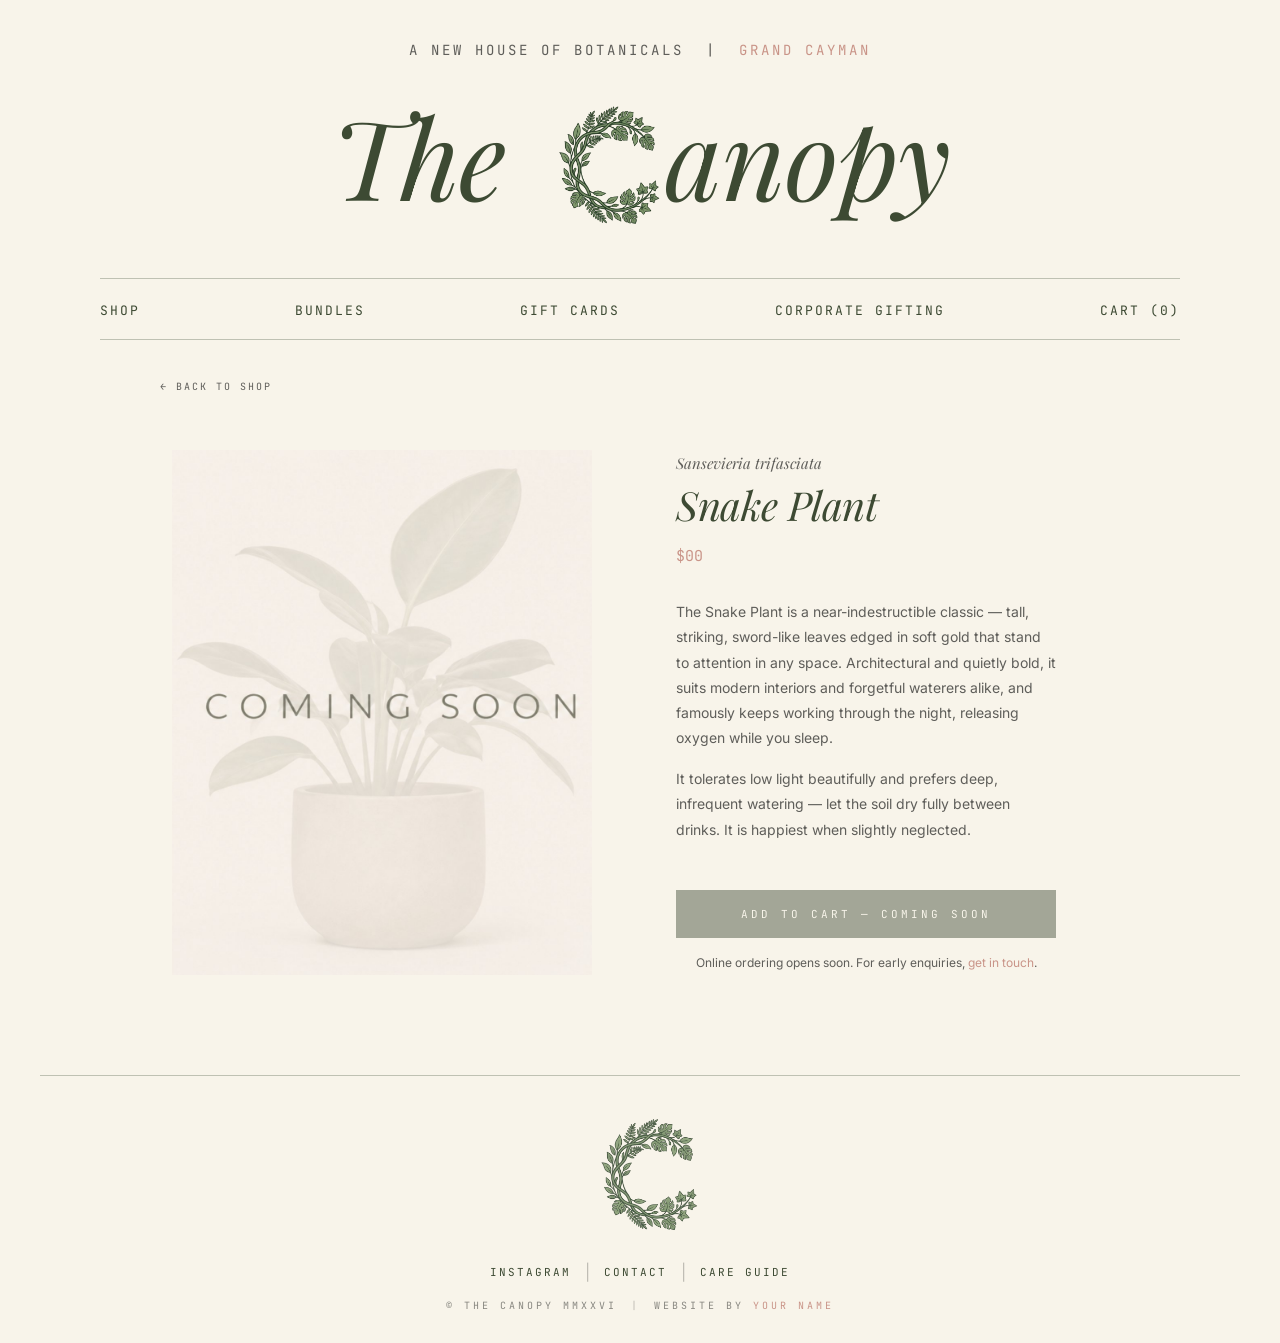
<file: snake-plant.html>
<!DOCTYPE html>
<html lang="en">
<head>
  <meta charset="UTF-8">
  <meta name="viewport" content="width=device-width, initial-scale=1.0">
  <title>Snake Plant — The Canopy · Grand Cayman</title>
  <meta name="description" content="Sansevieria trifasciata — Snake Plant. Available from The Canopy, Grand Cayman.">

  <link rel="icon" type="image/png" href="clogo.png">

  <link rel="preconnect" href="https://fonts.googleapis.com">
  <link rel="preconnect" href="https://fonts.gstatic.com" crossorigin>
  <link href="https://fonts.googleapis.com/css2?family=Playfair+Display:ital,wght@0,400;0,500;1,400;1,500&family=Inter:wght@300;400;500&family=JetBrains+Mono:wght@400;500&display=swap" rel="stylesheet">

  <link rel="stylesheet" href="styles.css">
</head>
<body>

  <!-- MASTHEAD -->
  <header class="masthead">
    <p class="tagline">A NEW HOUSE OF BOTANICALS&nbsp;&nbsp;|&nbsp;&nbsp;<span class="tagline-place">GRAND CAYMAN</span></p>

    <h1 class="wordmark">
      <a href="index.html" style="display:flex;align-items:baseline;justify-content:center;color:inherit;">
        <span class="wordmark-the">The&nbsp;</span><img class="wordmark-c" src="clogo.png" alt="C"><span class="wordmark-rest">anopy</span>
      </a>
    </h1>

    <nav class="primary-nav">
      <ul>
        <li><a href="index.html#shop">SHOP</a></li>
        <li><a href="index.html#bundles">BUNDLES</a></li>
        <li><a href="index.html#gift-cards">GIFT CARDS</a></li>
        <li><a href="corporate.html">CORPORATE GIFTING</a></li>
        <li><a href="index.html#cart" class="cart-link">CART (0)</a></li>
      </ul>
    </nav>
  </header>

  <!-- PRODUCT -->
  <section class="product-page">
    <a href="index.html#shop" class="back-link">← BACK TO SHOP</a>

    <div class="product-layout">

      <!-- IMAGE COLUMN -->
      <div class="product-gallery">
        <div class="product-main-image">
          <img src="coming-soon.png" alt="Coming soon">
        </div>
      </div>

      <!-- DETAIL COLUMN -->
      <div class="product-detail">
        <p class="product-botanical">Sansevieria trifasciata</p>
        <h2 class="product-title">Snake Plant</h2>
        <p class="product-page-price">$<span class="price-num">00</span></p>

        <!-- badges parked for later -->

        <div class="product-copy">
          <p>The Snake Plant is a near-indestructible classic — tall, striking, sword-like leaves edged in soft gold that stand to attention in any space. Architectural and quietly bold, it suits modern interiors and forgetful waterers alike, and famously keeps working through the night, releasing oxygen while you sleep.</p>
          <p>It tolerates low light beautifully and prefers deep, infrequent watering — let the soil dry fully between drinks. It is happiest when slightly neglected.</p>
        </div>

        <button type="button" class="btn-solid product-cart-btn" disabled>ADD TO CART — COMING SOON</button>
        <p class="product-note">Online ordering opens soon. For early enquiries, <a href="corporate.html">get in touch</a>.</p>
      </div>

    </div>
  </section>

  <hr class="section-rule">

  <!-- FOOTER -->
  <footer class="site-footer">
    <div class="footer-logo">
      <img src="clogo.png" alt="The Canopy">
    </div>

    <nav class="footer-nav">
      <a href="#instagram">INSTAGRAM</a>
      <span class="footer-divider">|</span>
      <a href="#contact">CONTACT</a>
      <span class="footer-divider">|</span>
      <a href="#care">CARE GUIDE</a>
    </nav>

    <div class="copyright">
      <span>© THE CANOPY MMXXVI</span>
      <span class="footer-divider">|</span>
      <span>WEBSITE BY <a href="https://yourwebsite.com" target="_blank">YOUR NAME</a></span>
    </div>
  </footer>

</body>
</html>
</file>
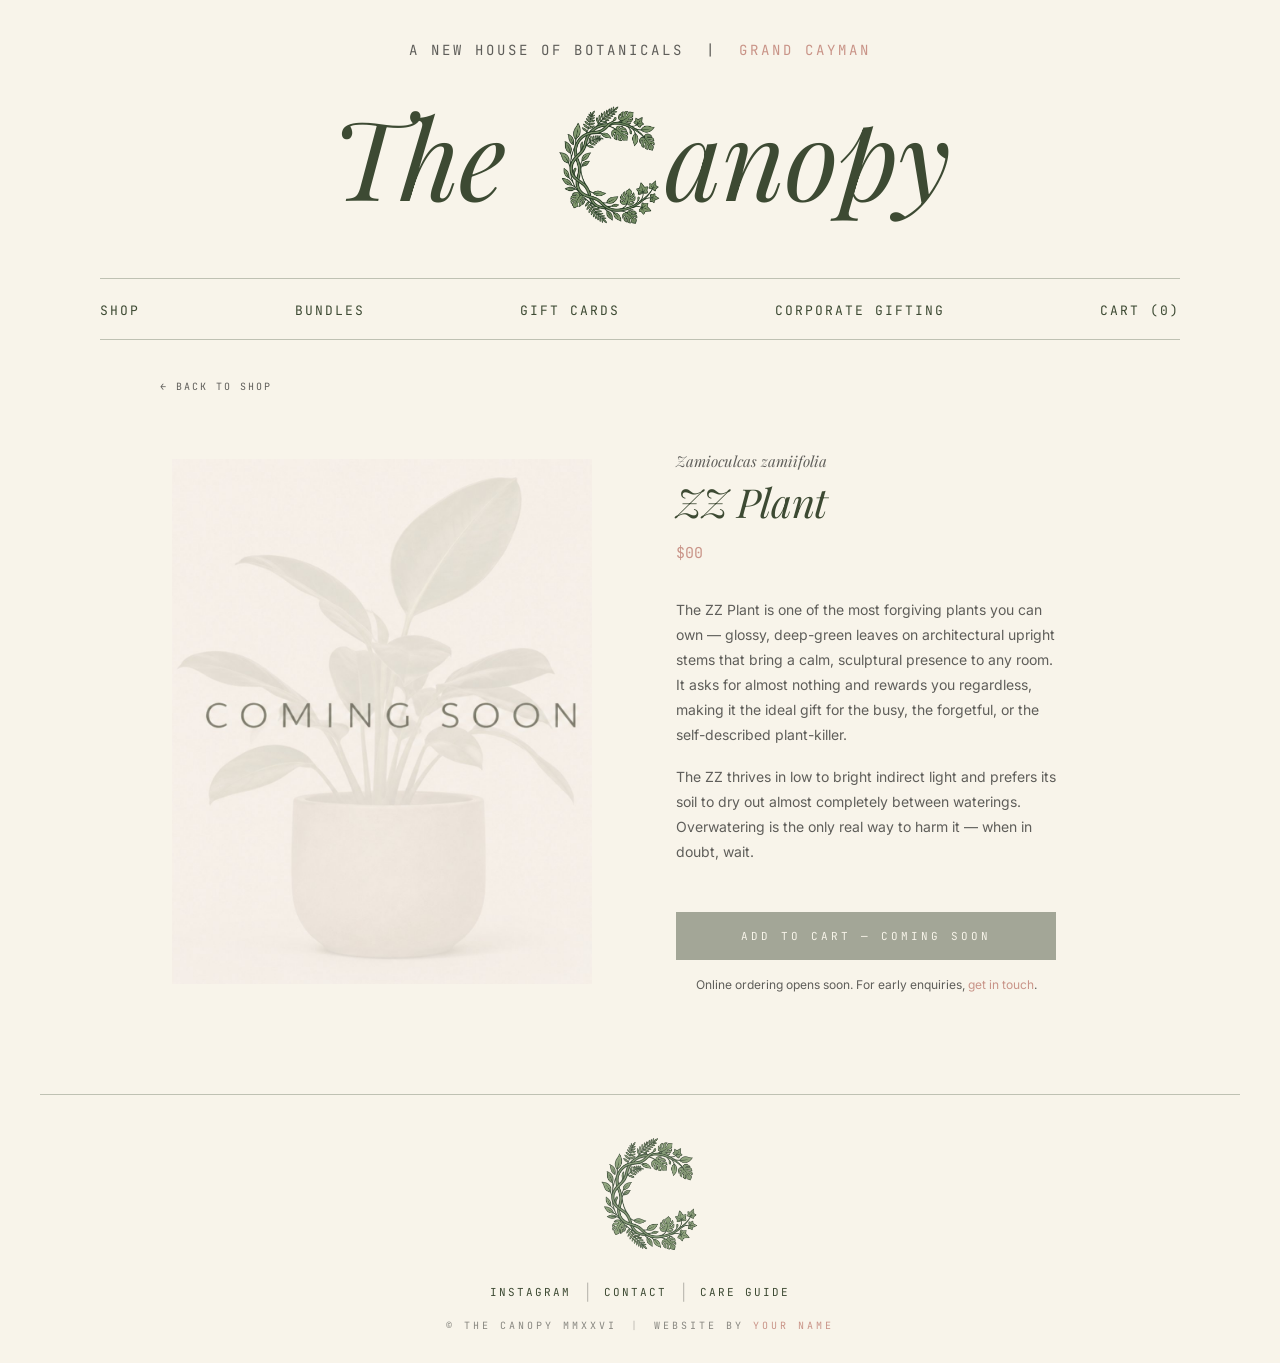
<file: zz.html>
<!DOCTYPE html>
<html lang="en">
<head>
  <meta charset="UTF-8">
  <meta name="viewport" content="width=device-width, initial-scale=1.0">
  <title>ZZ Plant — The Canopy · Grand Cayman</title>
  <meta name="description" content="Zamioculcas zamiifolia — ZZ Plant. Available from The Canopy, Grand Cayman.">

  <link rel="icon" type="image/png" href="clogo.png">

  <link rel="preconnect" href="https://fonts.googleapis.com">
  <link rel="preconnect" href="https://fonts.gstatic.com" crossorigin>
  <link href="https://fonts.googleapis.com/css2?family=Playfair+Display:ital,wght@0,400;0,500;1,400;1,500&family=Inter:wght@300;400;500&family=JetBrains+Mono:wght@400;500&display=swap" rel="stylesheet">

  <link rel="stylesheet" href="styles.css">
</head>
<body>

  <!-- MASTHEAD -->
  <header class="masthead">
    <p class="tagline">A NEW HOUSE OF BOTANICALS&nbsp;&nbsp;|&nbsp;&nbsp;<span class="tagline-place">GRAND CAYMAN</span></p>

    <h1 class="wordmark">
      <a href="index.html" style="display:flex;align-items:baseline;justify-content:center;color:inherit;">
        <span class="wordmark-the">The&nbsp;</span><img class="wordmark-c" src="clogo.png" alt="C"><span class="wordmark-rest">anopy</span>
      </a>
    </h1>

    <nav class="primary-nav">
      <ul>
        <li><a href="index.html#shop">SHOP</a></li>
        <li><a href="index.html#bundles">BUNDLES</a></li>
        <li><a href="index.html#gift-cards">GIFT CARDS</a></li>
        <li><a href="corporate.html">CORPORATE GIFTING</a></li>
        <li><a href="index.html#cart" class="cart-link">CART (0)</a></li>
      </ul>
    </nav>
  </header>

  <!-- PRODUCT -->
  <section class="product-page">
    <a href="index.html#shop" class="back-link">← BACK TO SHOP</a>

    <div class="product-layout">

      <!-- IMAGE COLUMN -->
      <div class="product-gallery">
        <div class="product-main-image">
          <img src="coming-soon.png" alt="Coming soon">
        </div>
      </div>

      <!-- DETAIL COLUMN -->
      <div class="product-detail">
        <p class="product-botanical">Zamioculcas zamiifolia</p>
        <h2 class="product-title">ZZ Plant</h2>
        <p class="product-page-price">$<span class="price-num">00</span></p>

        <!-- badges parked for later -->

        <div class="product-copy">
          <p>The ZZ Plant is one of the most forgiving plants you can own — glossy, deep-green leaves on architectural upright stems that bring a calm, sculptural presence to any room. It asks for almost nothing and rewards you regardless, making it the ideal gift for the busy, the forgetful, or the self-described plant-killer.</p>
          <p>The ZZ thrives in low to bright indirect light and prefers its soil to dry out almost completely between waterings. Overwatering is the only real way to harm it — when in doubt, wait.</p>
        </div>

        <button type="button" class="btn-solid product-cart-btn" disabled>ADD TO CART — COMING SOON</button>
        <p class="product-note">Online ordering opens soon. For early enquiries, <a href="corporate.html">get in touch</a>.</p>
      </div>

    </div>
  </section>

  <hr class="section-rule">

  <!-- FOOTER -->
  <footer class="site-footer">
    <div class="footer-logo">
      <img src="clogo.png" alt="The Canopy">
    </div>

    <nav class="footer-nav">
      <a href="#instagram">INSTAGRAM</a>
      <span class="footer-divider">|</span>
      <a href="#contact">CONTACT</a>
      <span class="footer-divider">|</span>
      <a href="#care">CARE GUIDE</a>
    </nav>

    <div class="copyright">
      <span>© THE CANOPY MMXXVI</span>
      <span class="footer-divider">|</span>
      <span>WEBSITE BY <a href="https://yourwebsite.com" target="_blank">YOUR NAME</a></span>
    </div>
  </footer>

</body>
</html>
</file>
<file: styles.css>
/* ============================================
   THE CANOPY â€” Stylesheet v2 (clean)
   Palette: Cream #F8F4EA Â· Forest #3D4A33 Â· Sage #8A9A7E Â· Dusty Rose #C99488
   Type: Playfair Display (display) Â· Inter (body) Â· JetBrains Mono (accent)
   ============================================ */

:root {
  --cream: #F8F4EA;
  --forest: #3D4A33;
  --sage: #8A9A7E;
  --rose: #C99488;
  --tone: #E8DFC9;
  --grey: #5F5E5A;
  --grey-light: #888780;

  --serif: 'Playfair Display', 'Bodoni 72', 'Didot', Georgia, serif;
  --sans: 'Inter', -apple-system, BlinkMacSystemFont, 'Helvetica Neue', sans-serif;
  --mono: 'JetBrains Mono', 'IBM Plex Mono', 'Courier New', monospace;

  --max-width: 1200px;
  --gutter: 60px;
}

* {
  box-sizing: border-box;
  margin: 0;
  padding: 0;
}

html {
  scroll-behavior: smooth;
  -webkit-font-smoothing: antialiased;
  -moz-osx-font-smoothing: grayscale;
}

body {
  background: var(--cream);
  color: var(--forest);
  font-family: var(--sans);
  font-size: 16px;
  line-height: 1.5;
  font-weight: 400;
}

a {
  color: inherit;
  text-decoration: none;
  transition: color 0.2s ease;
}

a:hover {
  color: var(--rose);
}

img {
  max-width: 100%;
  display: block;
}

ul {
  list-style: none;
}

hr {
  border: 0;
  height: 1px;
  background: var(--forest);
  opacity: 0.3;
}

/* ============================================
   MASTHEAD
   ============================================ */

.masthead {
  max-width: var(--max-width);
  margin: 0 auto;
  padding: 40px var(--gutter) 0;
}

.tagline {
  font-family: var(--mono);
  font-size: 14px;
  letter-spacing: 3px;
  color: var(--grey);
  text-align: center;
  margin-bottom: 40px;
  text-transform: uppercase;
  font-weight: 400;
}

.tagline-place {
  color: var(--rose);
}

.wordmark {
  font-family: var(--serif);
  font-style: italic;
  font-weight: 400;
  font-size: 110px;
  text-align: center;
  color: var(--forest);
  line-height: 1;
  margin-bottom: 50px;
  display: flex;
  align-items: baseline;
  justify-content: center;
  letter-spacing: -0.01em;
}

.wordmark-the,
.wordmark-rest {
  display: inline-block;
}

.wordmark-c {
  display: inline-block;
  height: 1.15em;
  width: auto;
  margin: 0 -0.12em 0 -0.1em;
  vertical-align: baseline;
  align-self: flex-end;
  transform: translateY(0.02em);
}

.primary-nav {
  border-top: 1px solid rgba(61, 74, 51, 0.3);
  border-bottom: 1px solid rgba(61, 74, 51, 0.3);
  padding: 18px 0;
}

.primary-nav ul {
  display: flex;
  justify-content: space-between;
  align-items: center;
}

.primary-nav a {
  font-family: var(--mono);
  font-size: 13px;
  letter-spacing: 2px;
  color: var(--forest);
  text-transform: uppercase;
}

/* ============================================
   HERO
   ============================================ */

.hero {
  max-width: var(--max-width);
  margin: 60px auto 100px;
  padding: 0 var(--gutter);
}

.hero-video-wrap {
  background: var(--tone);
  aspect-ratio: 16 / 10;
  position: relative;
  overflow: hidden;
}

.hero-video-wrap video {
  width: 100%;
  height: 100%;
  object-fit: cover;
}

.hero-placeholder {
  position: absolute;
  inset: 0;
  display: flex;
  flex-direction: column;
  align-items: center;
  justify-content: center;
  gap: 20px;
}

.play-icon {
  width: 64px;
  height: 64px;
  border-radius: 50%;
  background: var(--cream);
  opacity: 0.85;
  display: flex;
  align-items: center;
  justify-content: center;
  font-size: 22px;
  color: var(--forest);
  padding-left: 5px;
}

.placeholder-label {
  font-family: var(--mono);
  font-size: 11px;
  letter-spacing: 3px;
  color: var(--forest);
}

/* ============================================
   TAGLINE BLOCK (under hero)
   ============================================ */

.tagline-block {
  text-align: center;
  padding: 40px var(--gutter) 100px;
  max-width: var(--max-width);
  margin: 0 auto;
}

.big-italic {
  font-family: var(--serif);
  font-style: italic;
  font-weight: 400;
  font-size: 96px;
  line-height: 1;
  color: var(--forest);
  margin-bottom: 40px;
  letter-spacing: -0.01em;
}

.caps-line {
  font-family: var(--mono);
  font-size: 12px;
  letter-spacing: 6px;
  color: var(--forest);
  text-transform: uppercase;
  margin-bottom: 16px;
}

.rose-rule {
  background: var(--rose);
  width: 120px;
  height: 1px;
  border: 0;
  margin: 0 auto 30px;
  opacity: 1;
}

.lede {
  font-family: var(--sans);
  font-size: 15px;
  color: var(--grey);
  margin-bottom: 40px;
  font-weight: 400;
}

/* ============================================
   BUTTONS
   ============================================ */

.btn-outline {
  display: inline-block;
  font-family: var(--mono);
  font-size: 11px;
  letter-spacing: 3px;
  color: var(--forest);
  text-transform: uppercase;
  padding: 14px 28px;
  border: 1px solid var(--forest);
  background: transparent;
  cursor: pointer;
  transition: all 0.2s ease;
}

.btn-outline:hover {
  background: var(--forest);
  color: var(--cream);
}

.btn-outline-small {
  display: inline-block;
  font-family: var(--mono);
  font-size: 10px;
  letter-spacing: 3px;
  color: var(--forest);
  text-transform: uppercase;
  padding: 10px 20px;
  border: 1px solid var(--forest);
  background: transparent;
  margin-top: 24px;
  transition: all 0.2s ease;
}

.gifting-card:hover .btn-outline-small {
  background: var(--forest);
  color: var(--cream);
}

/* ============================================
   SECTIONS
   ============================================ */

.section-rule {
  max-width: var(--max-width);
  margin: 0 auto;
}

.section {
  max-width: var(--max-width);
  margin: 0 auto;
  padding: 60px var(--gutter);
}

.section-head {
  display: flex;
  justify-content: space-between;
  align-items: center;
  margin-bottom: 8px;
}

.section-label {
  font-family: var(--mono);
  font-size: 15px;
  letter-spacing: 2px;
  text-transform: uppercase;
  font-weight: 500;
}

.section-label .num {
  color: var(--rose);
}

.section-label .dim {
  color: var(--grey);
}

.view-all {
  font-family: var(--mono);
  font-size: 11px;
  letter-spacing: 2px;
  color: var(--forest);
  text-transform: uppercase;
}

.section-title {
  font-family: var(--serif);
  font-style: italic;
  font-weight: 400;
  font-size: 44px;
  line-height: 1.1;
  color: var(--forest);
  margin: 24px 0 40px;
  letter-spacing: -0.01em;
}

/* ============================================
   PRODUCT GRID
   ============================================ */

.product-grid {
  display: grid;
  grid-template-columns: repeat(3, 1fr);
  gap: 20px;
  margin-top: 40px;
}

.product-card {
  cursor: pointer;
  transition: transform 0.3s ease;
}

.product-card:hover {
  transform: translateY(-4px);
}

.product-image {
  background: var(--tone);
  aspect-ratio: 3 / 4;
  margin-bottom: 16px;
  transition: opacity 0.3s ease;
  overflow: hidden;
}

.product-image img {
  width: 100%;
  height: 100%;
  object-fit: cover;
}

.product-card:hover .product-image {
  opacity: 0.9;
}

.product-name {
  font-family: var(--serif);
  font-style: italic;
  font-weight: 400;
  font-size: 18px;
  color: var(--forest);
  margin-bottom: 4px;
}

.product-price {
  font-family: var(--mono);
  font-size: 13px;
  color: var(--rose);
  font-weight: 400;
}

/* ============================================
   GIFTING GRID
   ============================================ */

.gifting-grid {
  display: grid;
  grid-template-columns: 1fr 1fr;
  gap: 20px;
  margin-top: 40px;
}

.gifting-card {
  background: var(--tone);
  padding: 80px 40px;
  text-align: center;
  display: flex;
  flex-direction: column;
  align-items: center;
  justify-content: center;
  min-height: 300px;
  transition: background 0.3s ease;
}

.gifting-card:hover {
  background: #DDD2BA;
}

.gifting-title {
  font-family: var(--serif);
  font-style: italic;
  font-weight: 400;
  font-size: 40px;
  color: var(--forest);
  margin-bottom: 12px;
  letter-spacing: -0.01em;
}

.gifting-sub {
  font-family: var(--sans);
  font-size: 14px;
  color: var(--grey);
}

/* ============================================
   CORPORATE
   ============================================ */

.section-corporate {
  padding: 80px var(--gutter);
}

.lede-left {
  font-family: var(--sans);
  font-size: 16px;
  color: var(--grey);
  margin-bottom: 40px;
  max-width: 600px;
}

/* ============================================
   FOOTER  (desktop)
   ============================================ */

.site-footer {
  max-width: var(--max-width);
  margin: 0 auto;
  padding: 40px var(--gutter) 30px;
  text-align: center;
}

.footer-logo {
  display: flex;
  justify-content: center;
  align-items: center;
  margin-bottom: 24px;
}

.footer-logo img {
  width: 150px;
  height: auto;
  opacity: 0.85;
}

.footer-nav {
  display: flex;
  justify-content: center;
  align-items: center;
  gap: 14px;
  margin-bottom: 14px;
}

.footer-nav a {
  font-family: var(--mono);
  font-size: 11px;
  letter-spacing: 2px;
  color: var(--forest);
  text-transform: uppercase;
}

.copyright {
  display: flex;
  justify-content: center;
  align-items: center;
  gap: 14px;
  font-family: var(--mono);
  font-size: 10px;
  letter-spacing: 3px;
  color: var(--grey-light);
  text-transform: uppercase;
}

.footer-divider {
  color: var(--grey-light);
  opacity: 0.5;
}

.copyright a {
  color: var(--rose);
  text-decoration: none;
}

.copyright a:hover {
  text-decoration: underline;
}

/* ============================================
   CORPORATE PAGE / ENQUIRY FORM
   ============================================ */

.corporate-page {
  padding-top: 40px;
  padding-bottom: 80px;
}

.corporate-intro {
  font-family: var(--sans);
  font-size: 16px;
  line-height: 1.7;
  color: var(--grey);
  max-width: 620px;
  margin: 24px 0 48px;
}

/* The form panel â€” soft sage tint, medium floating shadow */
.enquiry-form {
  max-width: 760px;
  background: rgba(138, 154, 126, 0.10);
  border: 1px solid rgba(138, 154, 126, 0.25);
  border-radius: 4px;
  padding: 56px;
  box-shadow: 0 30px 40px -12px rgba(61, 74, 51, 0.18);
}

.form-heading {
  font-family: var(--serif);
  font-style: italic;
  font-weight: 400;
  font-size: 30px;
  color: var(--forest);
  margin-bottom: 36px;
  letter-spacing: -0.01em;
}

.form-row {
  display: grid;
  grid-template-columns: 1fr 1fr;
  gap: 24px;
  margin-bottom: 24px;
}

.form-field {
  display: flex;
  flex-direction: column;
}

.form-field-full {
  margin-bottom: 24px;
}

.form-field label {
  font-family: var(--mono);
  font-size: 10px;
  letter-spacing: 2px;
  text-transform: uppercase;
  color: var(--forest);
  margin-bottom: 10px;
}

.form-field label .optional {
  color: var(--grey-light);
  text-transform: none;
  letter-spacing: 0;
}

.form-field input,
.form-field select,
.form-field textarea {
  font-family: var(--sans);
  font-size: 15px;
  color: var(--forest);
  background: transparent;
  border: 0;
  border-bottom: 1px solid rgba(61, 74, 51, 0.3);
  padding: 10px 0;
  border-radius: 0;
  transition: border-color 0.2s ease;
  -webkit-appearance: none;
  appearance: none;
}

.form-field textarea {
  border: 1px solid rgba(61, 74, 51, 0.3);
  padding: 14px;
  resize: vertical;
  background: rgba(248, 244, 234, 0.5);
}

.form-field input:focus,
.form-field select:focus,
.form-field textarea:focus {
  outline: none;
  border-color: var(--rose);
}

.form-field input::placeholder,
.form-field textarea::placeholder {
  color: var(--grey-light);
  opacity: 0.7;
}

.form-field select {
  cursor: pointer;
  background-image: url("data:image/svg+xml;charset=US-ASCII,%3Csvg%20width%3D%2210%22%20height%3D%226%22%20viewBox%3D%220%200%2010%206%22%20xmlns%3D%22http%3A%2F%2Fwww.w3.org%2F2000%2Fsvg%22%3E%3Cpath%20d%3D%22M1%201l4%204%204-4%22%20stroke%3D%22%233D4A33%22%20stroke-width%3D%221%22%20fill%3D%22none%22%2F%3E%3C%2Fsvg%3E");
  background-repeat: no-repeat;
  background-position: right 4px center;
  padding-right: 24px;
}

/* Solid forest submit button â€” the primary call to action */
.btn-solid {
  display: inline-block;
  font-family: var(--mono);
  font-size: 11px;
  letter-spacing: 3px;
  color: var(--cream);
  text-transform: uppercase;
  padding: 16px 36px;
  border: 1px solid var(--forest);
  background: var(--forest);
  cursor: pointer;
  margin-top: 12px;
  transition: all 0.2s ease;
}

.btn-solid:hover {
  background: transparent;
  color: var(--forest);
}

/* ============================================
   PRODUCT DETAIL PAGE
   ============================================ */

.product-page {
  max-width: 1080px;
  margin: 0 auto;
  padding: 32px var(--gutter) 100px;
}

.back-link {
  display: inline-block;
  font-family: var(--mono);
  font-size: 10px;
  letter-spacing: 2px;
  color: var(--grey);
  text-transform: uppercase;
  margin-bottom: 56px;
}

.back-link:hover {
  color: var(--rose);
}

/* Two balanced columns, both centered to each other vertically */
.product-layout {
  display: grid;
  grid-template-columns: 1fr 1fr;
  gap: 72px;
  align-items: center;
}

/* IMAGE COLUMN â€” contained gentle portrait, never oversized */
.product-gallery {
  display: flex;
  justify-content: center;
}

.product-main-image {
  background: var(--tone);
  width: 100%;
  max-width: 420px;
  aspect-ratio: 4 / 5;
  display: flex;
  align-items: center;
  justify-content: center;
  overflow: hidden;
}

.product-main-image img {
  width: 100%;
  height: 100%;
  object-fit: cover;
}

.image-pending {
  font-family: var(--mono);
  font-size: 10px;
  letter-spacing: 3px;
  color: var(--grey-light);
}

/* DETAIL COLUMN â€” tight, even vertical rhythm */
.product-detail {
  max-width: 380px;
}

.product-botanical {
  font-family: var(--serif);
  font-style: italic;
  font-size: 15px;
  color: var(--grey);
  margin-bottom: 8px;
}

.product-title {
  font-family: var(--serif);
  font-style: italic;
  font-weight: 400;
  font-size: 40px;
  line-height: 1.1;
  color: var(--forest);
  margin-bottom: 18px;
  letter-spacing: -0.01em;
}

.product-page-price {
  font-family: var(--mono);
  font-size: 15px;
  color: var(--rose);
  margin-bottom: 32px;
}

.product-copy {
  margin-bottom: 36px;
}

.product-copy p {
  font-family: var(--sans);
  font-size: 14px;
  line-height: 1.8;
  color: var(--grey);
  margin-bottom: 16px;
}

.product-copy p:last-child {
  margin-bottom: 0;
}

.product-cart-btn {
  width: 100%;
  text-align: center;
}

.product-cart-btn:disabled {
  opacity: 0.45;
  cursor: not-allowed;
}

.product-cart-btn:disabled:hover {
  background: var(--forest);
  color: var(--cream);
}

.product-note {
  font-family: var(--sans);
  font-size: 12px;
  color: var(--grey);
  margin-top: 16px;
  text-align: center;
}

.product-note a {
  color: var(--rose);
}

/* ============================================
   MOBILE
   ============================================ */

@media (max-width: 768px) {
  :root {
    --gutter: 24px;
  }

  .tagline {
    font-size: 9px;
    letter-spacing: 2px;
    margin-bottom: 24px;
  }

  .wordmark {
    font-size: 56px;
    margin-bottom: 32px;
  }

  .primary-nav ul {
    flex-wrap: wrap;
    justify-content: center;
    gap: 16px;
  }

  .primary-nav a {
    font-size: 10px;
  }

  .hero {
    margin: 30px auto 60px;
  }

  .hero-video-wrap {
    aspect-ratio: 4 / 5;
  }

  .big-italic {
    font-size: 60px;
  }

  .caps-line {
    font-size: 10px;
    letter-spacing: 4px;
  }

  .section {
    padding: 40px var(--gutter);
  }

  .section-title {
    font-size: 32px;
  }

  .product-grid {
    grid-template-columns: repeat(2, 1fr);
    gap: 16px;
  }

  .gifting-grid {
    grid-template-columns: 1fr;
  }

  .gifting-title {
    font-size: 32px;
  }

  /* Mobile footer: logo, then nav, then copyright â€” all centered */
  .footer-logo img {
    width: 100px;
  }

  .footer-nav {
    flex-wrap: wrap;
    gap: 10px;
  }

  .copyright {
    flex-wrap: wrap;
    gap: 8px;
    font-size: 9px;
  }

  .form-row {
    grid-template-columns: 1fr;
    gap: 24px;
    margin-bottom: 24px;
  }

  .enquiry-form {
    padding: 32px 24px;
  }

  .form-heading {
    font-size: 24px;
  }

  .product-layout {
    grid-template-columns: 1fr;
    gap: 32px;
  }

  .product-title {
    font-size: 34px;
  }
}

/* ============================================
   ACCESSIBILITY
   ============================================ */

@media (prefers-reduced-motion: reduce) {
  *,
  *::before,
  *::after {
    animation-duration: 0.01ms !important;
    animation-iteration-count: 1 !important;
    transition-duration: 0.01ms !important;
    scroll-behavior: auto !important;
  }
}

a:focus-visible,
button:focus-visible {
  outline: 2px solid var(--rose);
  outline-offset: 4px;
}
</file>
